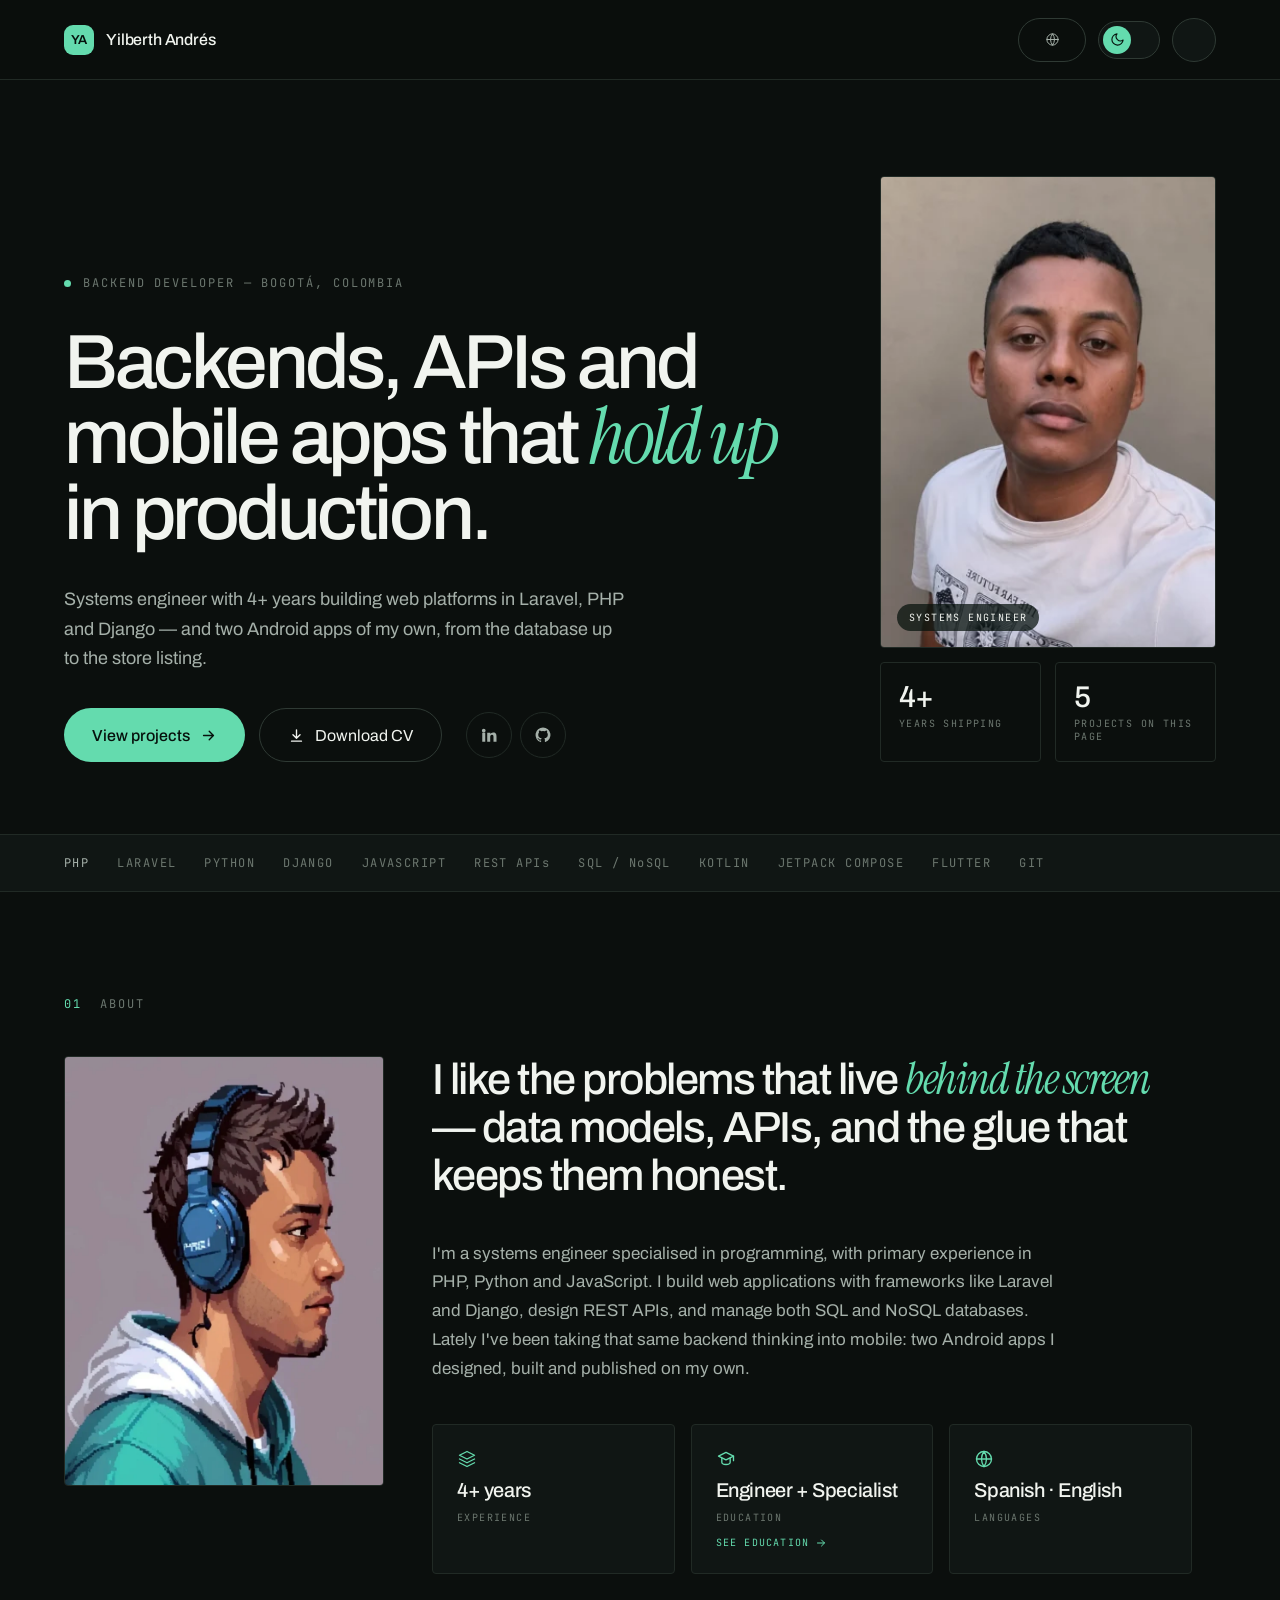
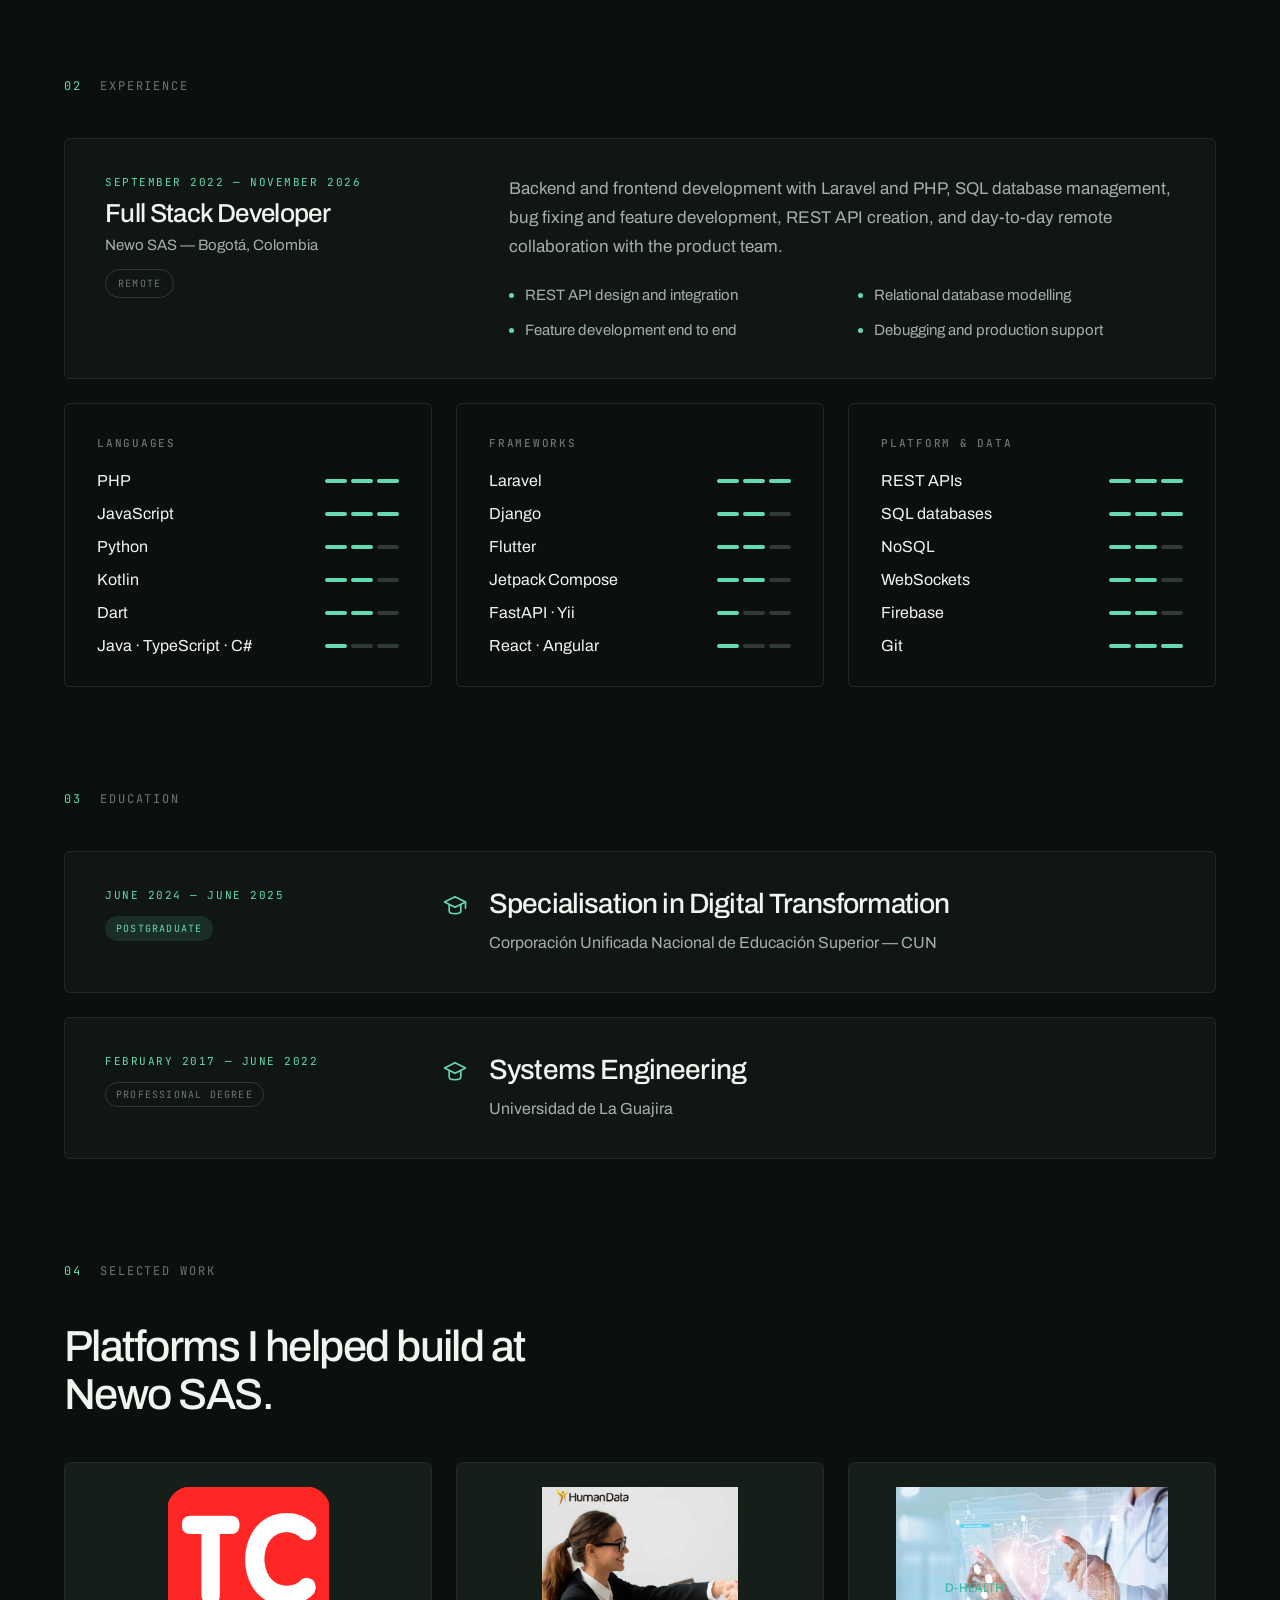
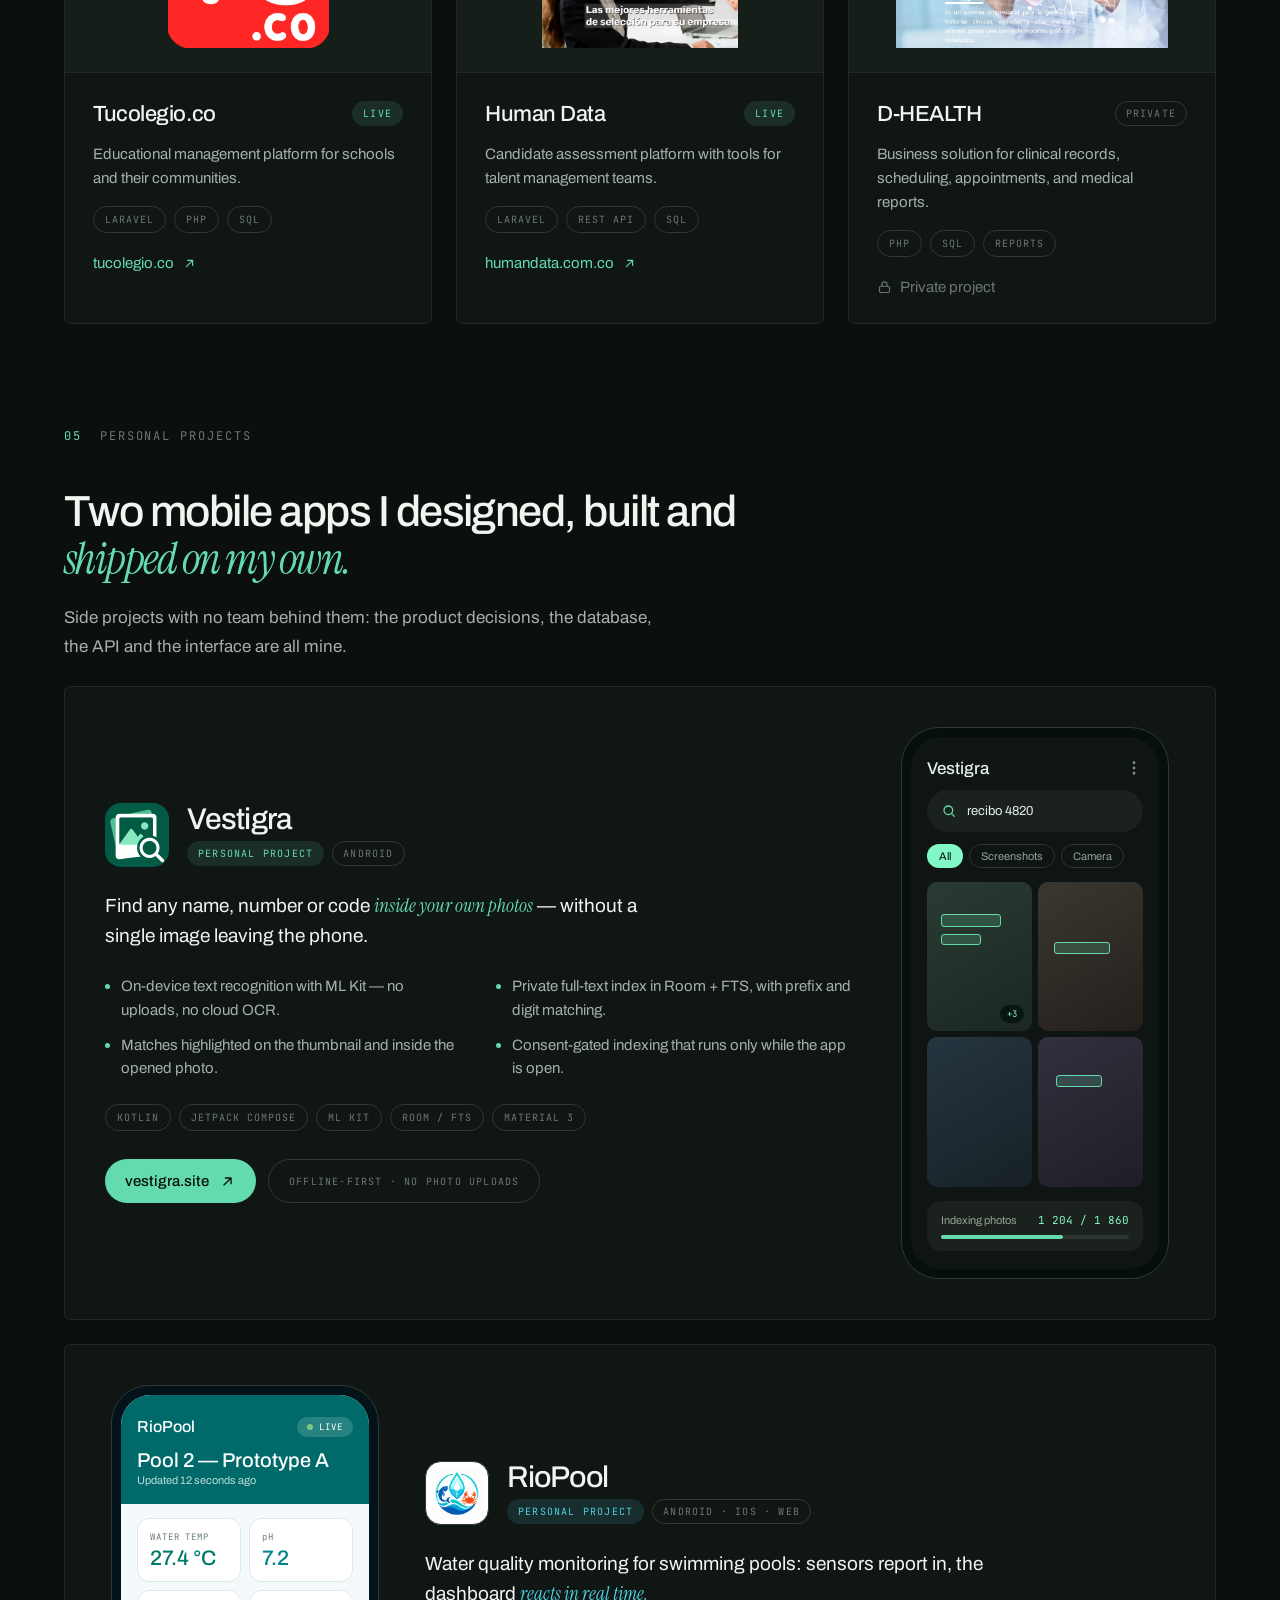
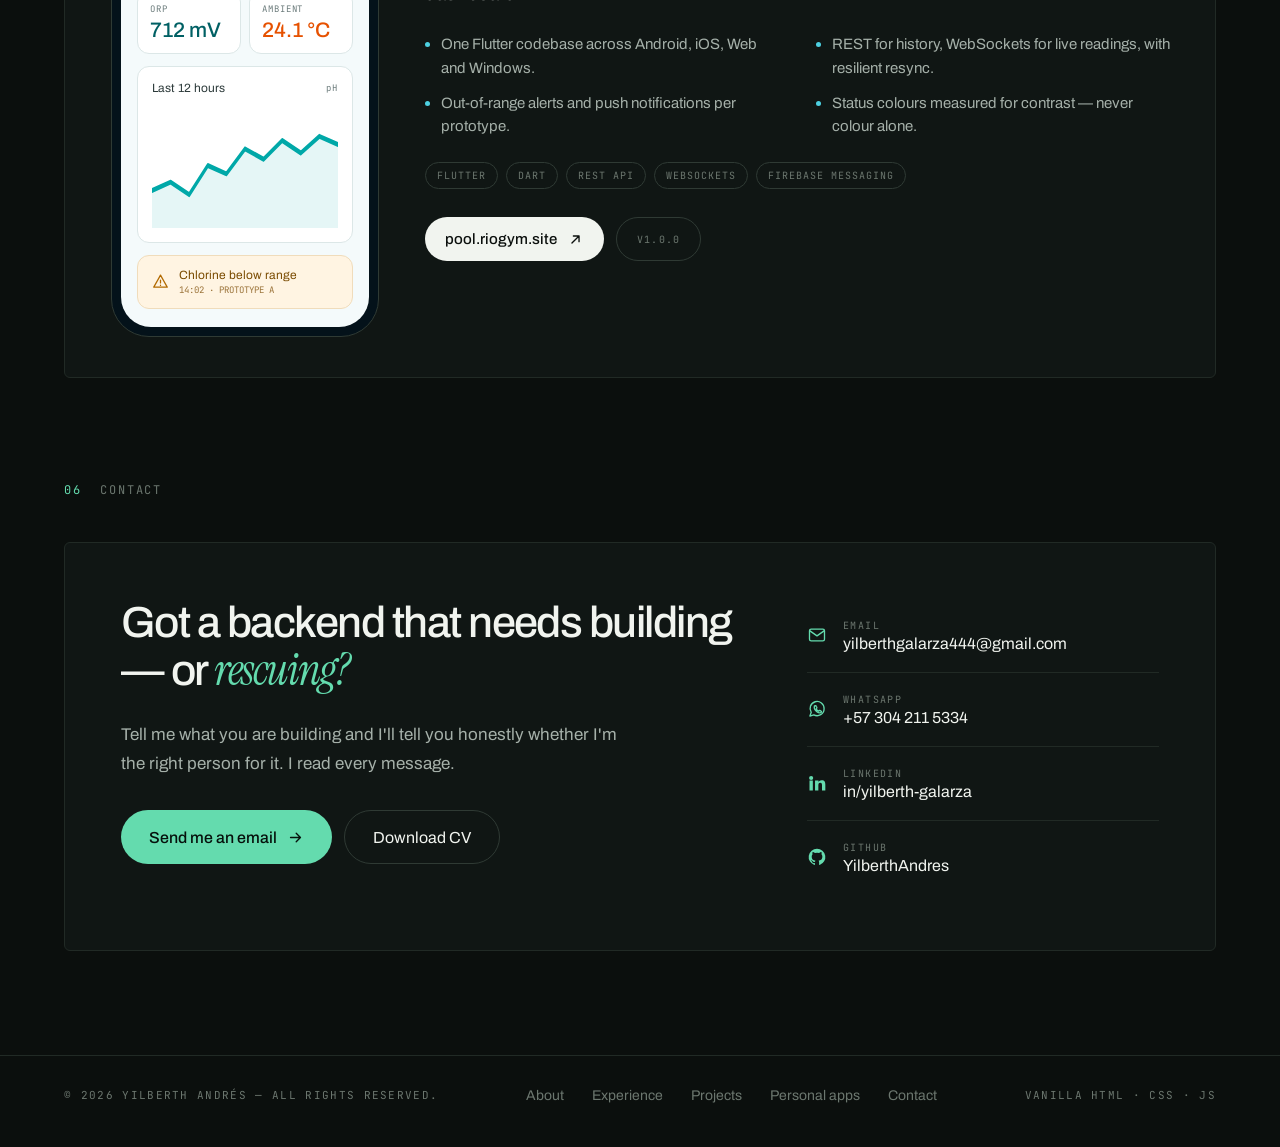
<file: index.html>
<!DOCTYPE html>
<html lang="en">
  <head>
    <meta charset="UTF-8" />
    <meta http-equiv="X-UA-Compatible" content="IE=edge" />
    <meta name="viewport" content="width=device-width, initial-scale=1.0" />
    <meta name="theme-color" content="#0b0f0d" />
    <meta name="author" content="Yilberth Andres" />
    <meta
      name="description"
      content="Backend developer portfolio featuring experience with PHP, Python, JavaScript, Django, Laravel, REST APIs, SQL, and NoSQL, plus two personal Android apps."
      data-i18n-content="meta.description"
    />
    <meta name="robots" content="index, follow" />
    <link rel="canonical" href="https://yilberthandres.github.io/" />
    <meta property="og:type" content="website" />
    <meta property="og:url" content="https://yilberthandres.github.io/" />
    <meta property="og:title" content="Yilberth Andres | Backend Developer" data-i18n-content="meta.title" />
    <meta
      property="og:description"
      content="Backend developer portfolio featuring experience with PHP, Python, JavaScript, Django, Laravel, REST APIs, SQL, and NoSQL, plus two personal Android apps."
      data-i18n-content="meta.description"
    />
    <meta property="og:image" content="https://yilberthandres.github.io/assets/images/profile/profile-social.jpg" />
    <meta name="twitter:card" content="summary_large_image" />
    <meta name="twitter:title" content="Yilberth Andres | Backend Developer" data-i18n-content="meta.title" />
    <meta
      name="twitter:description"
      content="Backend developer portfolio featuring experience with PHP, Python, JavaScript, Django, Laravel, REST APIs, SQL, and NoSQL, plus two personal Android apps."
      data-i18n-content="meta.description"
    />
    <meta name="twitter:image" content="https://yilberthandres.github.io/assets/images/profile/profile-social.jpg" />
    <title>Yilberth Andres | Backend Developer</title>
    <link rel="icon" href="assets/icons/favicon.ico" type="image/x-icon" />
    <script>
      (() => {
        let savedTheme = null;

        try {
          savedTheme = localStorage.getItem("theme");
        } catch {
          // Use the default theme when storage is unavailable.
        }

        const initialTheme = ["light", "dark"].includes(savedTheme)
          ? savedTheme
          : "dark";

        document.documentElement.dataset.theme = initialTheme;
      })();
    </script>
    <link rel="preconnect" href="https://fonts.googleapis.com" />
    <link rel="preconnect" href="https://fonts.gstatic.com" crossorigin />
    <link
      rel="stylesheet"
      href="https://fonts.googleapis.com/css2?family=Archivo:wght@300;400;500;600&family=Instrument+Serif:ital@0;1&family=JetBrains+Mono:wght@400;500&display=swap"
    />
    <link rel="stylesheet" href="styles/main.css" />
    <link rel="stylesheet" href="styles/responsive.css" />
  </head>
  <body>
    <a class="skip-link" href="#profile" data-i18n="accessibility.skipToContent">Skip to content</a>

    <nav id="desktop-nav" class="site-nav">
      <a class="logo" href="#profile">
        <span class="logo__mark" aria-hidden="true">YA</span>
        <span class="logo__name">Yilberth Andrés</span>
      </a>
      <ul class="nav-links">
        <li><a href="#about" data-i18n="nav.about">About</a></li>
        <li><a href="#experience" data-i18n="nav.experience">Experience</a></li>
        <li><a href="#education" data-i18n="nav.education">Education</a></li>
        <li><a href="#projects" data-i18n="nav.projects">Projects</a></li>
        <li><a href="#apps" data-i18n="nav.apps">Personal apps</a></li>
        <li><a href="#contact" data-i18n="nav.contact">Contact</a></li>
      </ul>
      <div class="nav-actions">
        <label class="language-selector">
          <svg class="language-selector__icon" viewBox="0 0 24 24" aria-hidden="true">
            <circle cx="12" cy="12" r="9"></circle>
            <path d="M3 12h18M12 3a15 15 0 0 1 0 18M12 3a15 15 0 0 0 0 18"></path>
          </svg>
          <span class="sr-only" data-i18n="accessibility.language">Choose language</span>
          <span class="language-selector__current" data-language-current>English</span>
          <select data-language-select aria-label="Choose language">
            <option value="en">English</option>
            <option value="es">Español</option>
            <option value="pt">Português</option>
            <option value="fr">Français</option>
            <option value="de">Deutsch</option>
            <option value="ja">日本語</option>
            <option value="zh">中文</option>
          </select>
        </label>
        <button class="theme-toggle" type="button" data-theme-toggle aria-label="Switch to light mode">
          <span class="theme-toggle__thumb" aria-hidden="true">
            <svg class="theme-toggle__icon theme-toggle__icon--sun" viewBox="0 0 24 24">
              <circle cx="12" cy="12" r="4"></circle>
              <path d="M12 2v2M12 20v2M4.93 4.93l1.42 1.42M17.66 17.66l1.41 1.41M2 12h2M20 12h2M4.93 19.07l1.42-1.42M17.66 6.34l1.41-1.41"></path>
            </svg>
            <svg class="theme-toggle__icon theme-toggle__icon--moon" viewBox="0 0 24 24">
              <path d="M21 12.79A9 9 0 1 1 11.21 3 7 7 0 0 0 21 12.79Z"></path>
            </svg>
          </span>
        </button>
        <a class="btn btn--solid btn--sm" href="#contact" data-i18n="nav.cta">Get in touch</a>
      </div>
    </nav>

    <nav id="hamburger-nav" class="site-nav">
      <a class="logo" href="#profile">
        <span class="logo__mark" aria-hidden="true">YA</span>
        <span class="logo__name">Yilberth Andrés</span>
      </a>
      <div class="nav-actions">
        <label class="language-selector language-selector--compact">
          <svg class="language-selector__icon" viewBox="0 0 24 24" aria-hidden="true">
            <circle cx="12" cy="12" r="9"></circle>
            <path d="M3 12h18M12 3a15 15 0 0 1 0 18M12 3a15 15 0 0 0 0 18"></path>
          </svg>
          <span class="sr-only" data-i18n="accessibility.language">Choose language</span>
          <span class="language-selector__current" data-language-current>English</span>
          <select data-language-select aria-label="Choose language">
            <option value="en">English</option>
            <option value="es">Español</option>
            <option value="pt">Português</option>
            <option value="fr">Français</option>
            <option value="de">Deutsch</option>
            <option value="ja">日本語</option>
            <option value="zh">中文</option>
          </select>
        </label>
        <button class="theme-toggle" type="button" data-theme-toggle aria-label="Switch to light mode">
          <span class="theme-toggle__thumb" aria-hidden="true">
            <svg class="theme-toggle__icon theme-toggle__icon--sun" viewBox="0 0 24 24">
              <circle cx="12" cy="12" r="4"></circle>
              <path d="M12 2v2M12 20v2M4.93 4.93l1.42 1.42M17.66 17.66l1.41 1.41M2 12h2M20 12h2M4.93 19.07l1.42-1.42M17.66 6.34l1.41-1.41"></path>
            </svg>
            <svg class="theme-toggle__icon theme-toggle__icon--moon" viewBox="0 0 24 24">
              <path d="M21 12.79A9 9 0 1 1 11.21 3 7 7 0 0 0 21 12.79Z"></path>
            </svg>
          </span>
        </button>
        <div class="hamburger-menu">
          <button
            class="hamburger-icon"
            type="button"
            data-menu-toggle
            aria-controls="mobile-menu"
            aria-expanded="false"
            aria-label="Open navigation menu"
          >
            <span></span>
            <span></span>
            <span></span>
          </button>
          <ul class="menu-links" id="mobile-menu">
            <li><a href="#about" data-i18n="nav.about">About</a></li>
            <li><a href="#experience" data-i18n="nav.experience">Experience</a></li>
            <li><a href="#education" data-i18n="nav.education">Education</a></li>
            <li><a href="#education" data-i18n="nav.education">Education</a></li>
          <li><a href="#projects" data-i18n="nav.projects">Projects</a></li>
            <li><a href="#apps" data-i18n="nav.apps">Personal apps</a></li>
            <li><a href="#contact" data-i18n="nav.contact">Contact</a></li>
          </ul>
        </div>
      </div>
    </nav>

    <main>
      <section id="profile" class="hero">
        <div class="hero__text">
          <p class="eyebrow">
            <span class="eyebrow__dot" aria-hidden="true"></span>
            <span data-i18n="profile.eyebrow">Backend developer — Bogotá, Colombia</span>
          </p>
          <h1 class="hero__title">
            <span data-i18n="profile.headlineStart">Backends, APIs and mobile apps that</span>
            <em class="accent-serif" data-i18n="profile.headlineEm">hold up</em>
            <span data-i18n="profile.headlineEnd">in production.</span>
          </h1>
          <p class="hero__summary" data-i18n="profile.summary">
            Systems engineer with 4+ years building web platforms in Laravel, PHP and Django — and two Android apps of my own, from the database up to the store listing.
          </p>
          <div class="hero__actions">
            <a class="btn btn--solid" href="#projects">
              <span data-i18n="profile.viewProjects">View projects</span>
              <svg class="btn__icon" viewBox="0 0 24 24" aria-hidden="true"><path d="M5 12h14M13 6l6 6-6 6"></path></svg>
            </a>
            <a
              class="btn btn--ghost"
              href="assets/documents/yilberth-andres-cv.pdf"
              target="_blank"
              rel="noopener noreferrer"
            >
              <svg class="btn__icon" viewBox="0 0 24 24" aria-hidden="true"><path d="M12 4v11M7 11l5 5 5-5M5 20h14"></path></svg>
              <span data-i18n="profile.downloadCv">Download CV</span>
            </a>
            <div class="social-links">
              <a
                class="icon-button"
                href="https://www.linkedin.com/in/yilberth-galarza-25a863248/"
                target="_blank"
                rel="noopener noreferrer"
                data-i18n-aria-label="accessibility.linkedin"
                aria-label="My LinkedIn profile"
              >
                <svg viewBox="0 0 24 24" class="icon-button__glyph icon-button__glyph--fill" aria-hidden="true"><path d="M4.98 3.5a2.5 2.5 0 1 1 0 5 2.5 2.5 0 0 1 0-5ZM3 9h4v12H3V9Zm7 0h3.8v1.7h.05c.53-.95 1.83-1.95 3.76-1.95C21.4 8.75 22 11.1 22 14.1V21h-4v-6.1c0-1.45-.03-3.3-2.03-3.3-2.03 0-2.34 1.57-2.34 3.2V21h-4V9Z"></path></svg>
              </a>
              <a
                class="icon-button"
                href="https://github.com/YilberthAndres"
                target="_blank"
                rel="noopener noreferrer"
                data-i18n-aria-label="accessibility.github"
                aria-label="My GitHub profile"
              >
                <svg viewBox="0 0 24 24" class="icon-button__glyph icon-button__glyph--fill" aria-hidden="true"><path d="M12 2a10 10 0 0 0-3.16 19.49c.5.09.68-.22.68-.48l-.01-1.7c-2.78.6-3.37-1.34-3.37-1.34-.45-1.16-1.11-1.47-1.11-1.47-.91-.62.07-.61.07-.61 1 .07 1.53 1.03 1.53 1.03.9 1.53 2.36 1.09 2.94.83.09-.65.35-1.09.63-1.34-2.22-.25-4.55-1.11-4.55-4.94 0-1.09.39-1.98 1.03-2.68-.1-.25-.45-1.27.1-2.65 0 0 .84-.27 2.75 1.02a9.5 9.5 0 0 1 5 0c1.91-1.29 2.75-1.02 2.75-1.02.55 1.38.2 2.4.1 2.65.64.7 1.03 1.59 1.03 2.68 0 3.84-2.34 4.68-4.57 4.93.36.31.68.92.68 1.85l-.01 2.75c0 .26.18.58.69.48A10 10 0 0 0 12 2Z"></path></svg>
              </a>
            </div>
          </div>
        </div>

        <div class="hero__aside">
          <button
            class="hero__photo"
            type="button"
            data-profile-zoom
            aria-haspopup="dialog"
            aria-controls="profile-lightbox"
            data-i18n-aria-label="accessibility.zoomProfile"
            aria-label="Enlarge profile photo"
          >
            <img
              src="assets/images/profile/profile-photo.webp"
              width="445"
              height="451"
              fetchpriority="high"
              alt="Yilberth Andres profile picture"
              data-i18n-alt="accessibility.profilePhoto"
            />
            <span class="hero__photo-caption mono" data-i18n="profile.photoCaption">Systems engineer</span>
          </button>
          <div class="hero__stats">
            <div class="stat">
              <span class="stat__value">4+</span>
              <span class="stat__label mono" data-i18n="profile.yearsLabel">Years shipping</span>
            </div>
            <div class="stat">
              <span class="stat__value">5</span>
              <span class="stat__label mono" data-i18n="profile.projectsLabel">Projects on this page</span>
            </div>
          </div>
        </div>
      </section>

      <div class="stack-strip mono" aria-hidden="true">
        <span class="stack-strip__item stack-strip__item--lead">PHP</span>
        <span class="stack-strip__item">LARAVEL</span>
        <span class="stack-strip__item">PYTHON</span>
        <span class="stack-strip__item">DJANGO</span>
        <span class="stack-strip__item">JAVASCRIPT</span>
        <span class="stack-strip__item">REST APIs</span>
        <span class="stack-strip__item">SQL / NoSQL</span>
        <span class="stack-strip__item">KOTLIN</span>
        <span class="stack-strip__item">JETPACK COMPOSE</span>
        <span class="stack-strip__item">FLUTTER</span>
        <span class="stack-strip__item">GIT</span>
      </div>

      <section id="about" class="section">
        <header class="section__head">
          <span class="section__index mono">01</span>
          <span class="section__label mono" data-i18n="about.eyebrow">About</span>
        </header>
        <div class="about">
          <img
            class="about__photo"
            src="./assets/images/profile/profile-about.webp"
            width="1000"
            height="1000"
            loading="lazy"
            alt="Profile picture"
            data-i18n-alt="accessibility.aboutPhoto"
          />
          <div class="about__body">
            <h2 class="statement">
              <span data-i18n="about.statementStart">I like the problems that live</span>
              <em class="accent-serif" data-i18n="about.statementEm">behind the screen</em>
              <span data-i18n="about.statementEnd">— data models, APIs, and the glue that keeps them honest.</span>
            </h2>
            <p class="about__text" data-i18n="about.description">
              I'm a systems engineer specialised in programming, with primary experience in PHP, Python and JavaScript. I build web applications with frameworks like Laravel and Django, design REST APIs, and manage both SQL and NoSQL databases. Lately I've been taking that same backend thinking into mobile: two Android apps I designed, built and published on my own.
            </p>
            <div class="fact-grid">
              <div class="fact">
                <svg class="fact__icon" viewBox="0 0 24 24" aria-hidden="true"><path d="M12 3 3 7.5 12 12l9-4.5L12 3Z"></path><path d="m3 12 9 4.5L21 12M3 16.5 12 21l9-4.5"></path></svg>
                <span class="fact__value" data-i18n="about.years">4+ years</span>
                <span class="fact__label mono" data-i18n="about.experience">Experience</span>
              </div>
              <a class="fact fact--link" href="#education">
                <svg class="fact__icon" viewBox="0 0 24 24" aria-hidden="true"><path d="M3 8.5 12 4l9 4.5-9 4.5-9-4.5Z"></path><path d="M7 11v5c0 1.5 2.2 2.6 5 2.6s5-1.1 5-2.6v-5"></path><path d="M21 8.5V14"></path></svg>
                <span class="fact__value" data-i18n="about.degree">Engineer + Specialist</span>
                <span class="fact__label mono" data-i18n="about.education">Education</span>
                <span class="fact__more mono">
                  <span data-i18n="about.seeEducation">See education</span>
                  <svg viewBox="0 0 24 24" aria-hidden="true"><path d="M5 12h14M13 6l6 6-6 6"></path></svg>
                </span>
              </a>
              <div class="fact">
                <svg class="fact__icon" viewBox="0 0 24 24" aria-hidden="true"><circle cx="12" cy="12" r="9"></circle><path d="M3 12h18M12 3a15 15 0 0 1 0 18M12 3a15 15 0 0 0 0 18"></path></svg>
                <span class="fact__value" data-i18n="about.languagesValue">Spanish · English</span>
                <span class="fact__label mono" data-i18n="about.languagesLabel">Languages</span>
              </div>
            </div>
          </div>
        </div>
      </section>

      <section id="experience" class="section">
        <header class="section__head">
          <span class="section__index mono">02</span>
          <span class="section__label mono" data-i18n="experience.eyebrow">Experience</span>
        </header>

        <article class="career">
          <div class="career__side">
            <span class="career__period mono" data-experience-period>September 2022 — June 2026</span>
            <h3 class="career__role" data-i18n="experience.role">Full Stack Developer</h3>
            <p class="career__company" data-i18n="experience.company">Newo SAS — Bogotá, Colombia</p>
            <span class="tag mono" data-i18n="experience.remote">Remote</span>
          </div>
          <div class="career__body">
            <p class="career__summary" data-i18n="experience.summary">
              Backend and frontend development with Laravel and PHP, SQL database management, bug fixing and feature development, REST API creation, and day-to-day remote collaboration with the product team.
            </p>
            <ul class="bullets">
              <li data-i18n="experience.bullet1">REST API design and integration</li>
              <li data-i18n="experience.bullet2">Relational database modelling</li>
              <li data-i18n="experience.bullet3">Feature development end to end</li>
              <li data-i18n="experience.bullet4">Debugging and production support</li>
            </ul>
          </div>
        </article>

        <div class="skill-grid">
          <div class="skill-card">
            <h4 class="skill-card__title mono" data-i18n="experience.languages">Languages</h4>
            <ul class="skill-list">
              <li class="skill">
                <span class="skill__name">PHP</span>
                <span class="skill__level skill__level--3" role="img" data-i18n-aria-label="experience.experienced" aria-label="Experienced"><i></i><i></i><i></i></span>
              </li>
              <li class="skill">
                <span class="skill__name">JavaScript</span>
                <span class="skill__level skill__level--3" role="img" data-i18n-aria-label="experience.experienced" aria-label="Experienced"><i></i><i></i><i></i></span>
              </li>
              <li class="skill">
                <span class="skill__name">Python</span>
                <span class="skill__level skill__level--2" role="img" data-i18n-aria-label="experience.intermediate" aria-label="Intermediate"><i></i><i></i><i></i></span>
              </li>
              <li class="skill">
                <span class="skill__name">Kotlin</span>
                <span class="skill__level skill__level--2" role="img" data-i18n-aria-label="experience.intermediate" aria-label="Intermediate"><i></i><i></i><i></i></span>
              </li>
              <li class="skill">
                <span class="skill__name">Dart</span>
                <span class="skill__level skill__level--2" role="img" data-i18n-aria-label="experience.intermediate" aria-label="Intermediate"><i></i><i></i><i></i></span>
              </li>
              <li class="skill">
                <span class="skill__name">Java · TypeScript · C#</span>
                <span class="skill__level skill__level--1" role="img" data-i18n-aria-label="experience.basic" aria-label="Basic"><i></i><i></i><i></i></span>
              </li>
            </ul>
          </div>

          <div class="skill-card">
            <h4 class="skill-card__title mono" data-i18n="experience.frameworks">Frameworks</h4>
            <ul class="skill-list">
              <li class="skill">
                <span class="skill__name">Laravel</span>
                <span class="skill__level skill__level--3" role="img" data-i18n-aria-label="experience.experienced" aria-label="Experienced"><i></i><i></i><i></i></span>
              </li>
              <li class="skill">
                <span class="skill__name">Django</span>
                <span class="skill__level skill__level--2" role="img" data-i18n-aria-label="experience.intermediate" aria-label="Intermediate"><i></i><i></i><i></i></span>
              </li>
              <li class="skill">
                <span class="skill__name">Flutter</span>
                <span class="skill__level skill__level--2" role="img" data-i18n-aria-label="experience.intermediate" aria-label="Intermediate"><i></i><i></i><i></i></span>
              </li>
              <li class="skill">
                <span class="skill__name">Jetpack Compose</span>
                <span class="skill__level skill__level--2" role="img" data-i18n-aria-label="experience.intermediate" aria-label="Intermediate"><i></i><i></i><i></i></span>
              </li>
              <li class="skill">
                <span class="skill__name">FastAPI · Yii</span>
                <span class="skill__level skill__level--1" role="img" data-i18n-aria-label="experience.basic" aria-label="Basic"><i></i><i></i><i></i></span>
              </li>
              <li class="skill">
                <span class="skill__name">React · Angular</span>
                <span class="skill__level skill__level--1" role="img" data-i18n-aria-label="experience.basic" aria-label="Basic"><i></i><i></i><i></i></span>
              </li>
            </ul>
          </div>

          <div class="skill-card">
            <h4 class="skill-card__title mono" data-i18n="experience.platform">Platform &amp; data</h4>
            <ul class="skill-list">
              <li class="skill">
                <span class="skill__name">REST APIs</span>
                <span class="skill__level skill__level--3" role="img" data-i18n-aria-label="experience.experienced" aria-label="Experienced"><i></i><i></i><i></i></span>
              </li>
              <li class="skill">
                <span class="skill__name" data-i18n="experience.sql">SQL databases</span>
                <span class="skill__level skill__level--3" role="img" data-i18n-aria-label="experience.experienced" aria-label="Experienced"><i></i><i></i><i></i></span>
              </li>
              <li class="skill">
                <span class="skill__name">NoSQL</span>
                <span class="skill__level skill__level--2" role="img" data-i18n-aria-label="experience.intermediate" aria-label="Intermediate"><i></i><i></i><i></i></span>
              </li>
              <li class="skill">
                <span class="skill__name">WebSockets</span>
                <span class="skill__level skill__level--2" role="img" data-i18n-aria-label="experience.intermediate" aria-label="Intermediate"><i></i><i></i><i></i></span>
              </li>
              <li class="skill">
                <span class="skill__name">Firebase</span>
                <span class="skill__level skill__level--2" role="img" data-i18n-aria-label="experience.intermediate" aria-label="Intermediate"><i></i><i></i><i></i></span>
              </li>
              <li class="skill">
                <span class="skill__name">Git</span>
                <span class="skill__level skill__level--3" role="img" data-i18n-aria-label="experience.experienced" aria-label="Experienced"><i></i><i></i><i></i></span>
              </li>
            </ul>
          </div>
        </div>
      </section>

      <section id="education" class="section">
        <header class="section__head">
          <span class="section__index mono">03</span>
          <span class="section__label mono" data-i18n="education.eyebrow">Education</span>
        </header>

        <ol class="timeline">
          <li class="timeline__item">
            <div class="timeline__side">
              <span class="timeline__period mono" data-i18n="education.period1">June 2024 — June 2025</span>
              <span class="badge badge--live mono" data-i18n="education.postgraduate">Postgraduate</span>
            </div>
            <div class="timeline__body">
              <svg class="timeline__icon" viewBox="0 0 24 24" aria-hidden="true">
                <path d="M3 8.5 12 4l9 4.5-9 4.5-9-4.5Z"></path>
                <path d="M7 11v5c0 1.5 2.2 2.6 5 2.6s5-1.1 5-2.6v-5"></path>
                <path d="M21 8.5V14"></path>
              </svg>
              <div class="timeline__text">
                <h3 class="timeline__title" data-i18n="education.specialisation">
                  Specialisation in Digital Transformation
                </h3>
                <p class="timeline__place">Corporación Unificada Nacional de Educación Superior — CUN</p>
              </div>
            </div>
          </li>

          <li class="timeline__item">
            <div class="timeline__side">
              <span class="timeline__period mono" data-i18n="education.period2">February 2017 — June 2022</span>
              <span class="badge mono" data-i18n="education.degreeBadge">Professional degree</span>
            </div>
            <div class="timeline__body">
              <svg class="timeline__icon" viewBox="0 0 24 24" aria-hidden="true">
                <path d="M3 8.5 12 4l9 4.5-9 4.5-9-4.5Z"></path>
                <path d="M7 11v5c0 1.5 2.2 2.6 5 2.6s5-1.1 5-2.6v-5"></path>
              </svg>
              <div class="timeline__text">
                <h3 class="timeline__title" data-i18n="education.engineering">Systems Engineering</h3>
                <p class="timeline__place">Universidad de La Guajira</p>
              </div>
            </div>
          </li>
        </ol>
      </section>

      <section id="projects" class="section">
        <header class="section__head">
          <span class="section__index mono">04</span>
          <span class="section__label mono" data-i18n="projects.eyebrow">Selected work</span>
        </header>
        <h2 class="statement statement--compact" data-i18n="projects.title">
          Platforms I helped build at Newo SAS.
        </h2>

        <div class="project-grid">
          <article class="project">
            <div class="project__media">
              <img
                src="./assets/images/projects/tucolegio.webp"
                width="512"
                height="512"
                loading="lazy"
                alt="Tucolegio.co"
              />
            </div>
            <div class="project__body">
              <div class="project__head">
                <h3 class="project__title">Tucolegio.co</h3>
                <span class="badge badge--live mono" data-i18n="projects.live">Live</span>
              </div>
              <p class="project__text" data-i18n="projects.tucolegioDescription">
                Educational management platform for schools and their communities.
              </p>
              <ul class="chips mono">
                <li>LARAVEL</li>
                <li>PHP</li>
                <li>SQL</li>
              </ul>
              <a class="link-out" href="https://www.tucolegio.co/" target="_blank" rel="noopener noreferrer">
                tucolegio.co
                <svg viewBox="0 0 24 24" aria-hidden="true"><path d="M7 17 17 7M9 7h8v8"></path></svg>
              </a>
            </div>
          </article>

          <article class="project">
            <div class="project__media">
              <img
                src="./assets/images/projects/human-data.webp"
                width="1075"
                height="882"
                loading="lazy"
                alt="Human Data"
              />
            </div>
            <div class="project__body">
              <div class="project__head">
                <h3 class="project__title">Human Data</h3>
                <span class="badge badge--live mono" data-i18n="projects.live">Live</span>
              </div>
              <p class="project__text" data-i18n="projects.humanDataDescription">
                Candidate assessment platform with tools for talent management teams.
              </p>
              <ul class="chips mono">
                <li>LARAVEL</li>
                <li>REST API</li>
                <li>SQL</li>
              </ul>
              <a class="link-out" href="https://humandata.com.co/" target="_blank" rel="noopener noreferrer">
                humandata.com.co
                <svg viewBox="0 0 24 24" aria-hidden="true"><path d="M7 17 17 7M9 7h8v8"></path></svg>
              </a>
            </div>
          </article>

          <article class="project">
            <div class="project__media">
              <img
                src="./assets/images/projects/d-health.webp"
                width="877"
                height="520"
                loading="lazy"
                alt="D-HEALTH"
              />
            </div>
            <div class="project__body">
              <div class="project__head">
                <h3 class="project__title">D-HEALTH</h3>
                <span class="badge mono" data-i18n="projects.privateBadge">Private</span>
              </div>
              <p class="project__text" data-i18n="projects.dHealthDescription">
                Business solution for clinical records, scheduling, appointments, and medical reports.
              </p>
              <ul class="chips mono">
                <li>PHP</li>
                <li>SQL</li>
                <li>REPORTS</li>
              </ul>
              <span class="link-out link-out--muted">
                <svg viewBox="0 0 24 24" aria-hidden="true"><rect x="4" y="10" width="16" height="10" rx="2"></rect><path d="M8 10V7a4 4 0 0 1 8 0v3"></path></svg>
                <span data-i18n="projects.private">Private project</span>
              </span>
            </div>
          </article>
        </div>
      </section>

      <section id="apps" class="section">
        <header class="section__head">
          <span class="section__index mono">05</span>
          <span class="section__label mono" data-i18n="apps.eyebrow">Personal projects</span>
        </header>
        <h2 class="statement statement--compact">
          <span data-i18n="apps.titleStart">Two mobile apps I designed, built and</span>
          <em class="accent-serif" data-i18n="apps.titleEm">shipped on my own.</em>
        </h2>
        <p class="section__intro" data-i18n="apps.intro">
          Side projects with no team behind them: the product decisions, the database, the API and the interface are all mine.
        </p>

        <article class="app-card">
          <div class="app-card__body">
            <header class="app-card__head">
              <img
                class="app-card__icon"
                src="./assets/images/apps/vestigra-icon.png"
                width="512"
                height="512"
                loading="lazy"
                alt="Vestigra app icon"
                data-i18n-alt="accessibility.vestigraIcon"
              />
              <div class="app-card__id">
                <h3 class="app-card__name">Vestigra</h3>
                <div class="app-card__tags">
                  <span class="badge badge--live mono" data-i18n="apps.personalBadge">Personal project</span>
                  <span class="badge mono">ANDROID</span>
                </div>
              </div>
            </header>
            <p class="app-card__tagline">
              <span data-i18n="apps.vestigraTaglineStart">Find any name, number or code</span>
              <em class="accent-serif" data-i18n="apps.vestigraTaglineEm">inside your own photos</em>
              <span data-i18n="apps.vestigraTaglineEnd">— without a single image leaving the phone.</span>
            </p>
            <ul class="bullets bullets--two">
              <li data-i18n="apps.vestigraBullet1">On-device text recognition with ML Kit — no uploads, no cloud OCR.</li>
              <li data-i18n="apps.vestigraBullet2">Private full-text index in Room + FTS, with prefix and digit matching.</li>
              <li data-i18n="apps.vestigraBullet3">Matches highlighted on the thumbnail and inside the opened photo.</li>
              <li data-i18n="apps.vestigraBullet4">Consent-gated indexing that runs only while the app is open.</li>
            </ul>
            <ul class="chips mono">
              <li>KOTLIN</li>
              <li>JETPACK COMPOSE</li>
              <li>ML KIT</li>
              <li>ROOM / FTS</li>
              <li>MATERIAL 3</li>
            </ul>
            <div class="app-card__actions">
              <a class="btn btn--solid btn--sm" href="https://www.vestigra.site" target="_blank" rel="noopener noreferrer">
                vestigra.site
                <svg class="btn__icon" viewBox="0 0 24 24" aria-hidden="true"><path d="M7 17 17 7M9 7h8v8"></path></svg>
              </a>
              <span class="tag mono" data-i18n="apps.vestigraNote">Offline-first · no photo uploads</span>
            </div>
          </div>

          <div class="app-card__preview">
            <div class="phone phone--vestigra" aria-hidden="true">
              <div class="phone__screen">
                <div class="vst__top">
                  <div class="vst__bar">
                    <span class="vst__app">Vestigra</span>
                    <svg viewBox="0 0 24 24" class="vst__dots"><circle cx="12" cy="5" r="1"></circle><circle cx="12" cy="12" r="1"></circle><circle cx="12" cy="19" r="1"></circle></svg>
                  </div>
                  <div class="vst__search">
                    <svg viewBox="0 0 24 24"><circle cx="11" cy="11" r="6.5"></circle><path d="m16 16 4 4"></path></svg>
                    <span>recibo 4820</span>
                  </div>
                  <div class="vst__filters">
                    <span class="vst__filter vst__filter--on">All</span>
                    <span class="vst__filter">Screenshots</span>
                    <span class="vst__filter">Camera</span>
                  </div>
                </div>
                <div class="vst__grid">
                  <span class="vst__thumb vst__thumb--a">
                    <i class="vst__hit" style="left: 14px; top: 32px; width: 60px; height: 13px"></i>
                    <i class="vst__hit" style="left: 14px; top: 52px; width: 40px; height: 11px"></i>
                    <i class="vst__more">+3</i>
                  </span>
                  <span class="vst__thumb vst__thumb--b">
                    <i class="vst__hit" style="left: 16px; top: 60px; width: 56px; height: 12px"></i>
                  </span>
                  <span class="vst__thumb vst__thumb--c"></span>
                  <span class="vst__thumb vst__thumb--d">
                    <i class="vst__hit" style="left: 18px; top: 38px; width: 46px; height: 12px"></i>
                  </span>
                </div>
                <div class="vst__progress">
                  <div class="vst__progress-row">
                    <span>Indexing photos</span>
                    <span class="vst__count">1 204 / 1 860</span>
                  </div>
                  <span class="vst__track"><i style="width: 65%"></i></span>
                </div>
              </div>
            </div>
          </div>
        </article>

        <article class="app-card app-card--reverse">
          <div class="app-card__body">
            <header class="app-card__head">
              <span class="app-card__icon app-card__icon--framed">
                <img
                  src="./assets/images/apps/riopool-icon.png"
                  width="320"
                  height="320"
                  loading="lazy"
                  alt="RioPool app icon"
                  data-i18n-alt="accessibility.riopoolIcon"
                />
              </span>
              <div class="app-card__id">
                <h3 class="app-card__name">RioPool</h3>
                <div class="app-card__tags">
                  <span class="badge badge--cyan mono" data-i18n="apps.personalBadge">Personal project</span>
                  <span class="badge mono">ANDROID · iOS · WEB</span>
                </div>
              </div>
            </header>
            <p class="app-card__tagline">
              <span data-i18n="apps.riopoolTaglineStart">Water quality monitoring for swimming pools: sensors report in, the dashboard</span>
              <em class="accent-serif accent-serif--cyan" data-i18n="apps.riopoolTaglineEm">reacts in real time.</em>
            </p>
            <ul class="bullets bullets--two bullets--cyan">
              <li data-i18n="apps.riopoolBullet1">One Flutter codebase across Android, iOS, Web and Windows.</li>
              <li data-i18n="apps.riopoolBullet2">REST for history, WebSockets for live readings, with resilient resync.</li>
              <li data-i18n="apps.riopoolBullet3">Out-of-range alerts and push notifications per prototype.</li>
              <li data-i18n="apps.riopoolBullet4">Status colours measured for contrast — never colour alone.</li>
            </ul>
            <ul class="chips mono">
              <li>FLUTTER</li>
              <li>DART</li>
              <li>REST API</li>
              <li>WEBSOCKETS</li>
              <li>FIREBASE MESSAGING</li>
            </ul>
            <div class="app-card__actions">
              <a class="btn btn--invert btn--sm" href="https://pool.riogym.site" target="_blank" rel="noopener noreferrer">
                pool.riogym.site
                <svg class="btn__icon" viewBox="0 0 24 24" aria-hidden="true"><path d="M7 17 17 7M9 7h8v8"></path></svg>
              </a>
              <span class="tag mono">v1.0.0</span>
            </div>
          </div>

          <div class="app-card__preview">
            <div class="phone phone--riopool" aria-hidden="true">
              <div class="phone__screen">
                <div class="rio__header">
                  <div class="rio__bar">
                    <span class="rio__app">RioPool</span>
                    <span class="rio__live"><i></i>LIVE</span>
                  </div>
                  <span class="rio__pool">Pool 2 — Prototype A</span>
                  <span class="rio__updated">Updated 12 seconds ago</span>
                </div>
                <div class="rio__metrics">
                  <div class="rio__metric">
                    <span class="rio__metric-label">WATER TEMP</span>
                    <span class="rio__metric-value rio__metric-value--water">27.4 °C</span>
                  </div>
                  <div class="rio__metric">
                    <span class="rio__metric-label">pH</span>
                    <span class="rio__metric-value rio__metric-value--ph">7.2</span>
                  </div>
                  <div class="rio__metric">
                    <span class="rio__metric-label">ORP</span>
                    <span class="rio__metric-value rio__metric-value--orp">712 mV</span>
                  </div>
                  <div class="rio__metric">
                    <span class="rio__metric-label">AMBIENT</span>
                    <span class="rio__metric-value rio__metric-value--amb">24.1 °C</span>
                  </div>
                </div>
                <div class="rio__chart">
                  <div class="rio__chart-head">
                    <span>Last 12 hours</span>
                    <span class="rio__chart-tag">pH</span>
                  </div>
                  <svg viewBox="0 0 200 60" preserveAspectRatio="none">
                    <path
                      d="M0 42 L20 38 L40 44 L60 30 L80 34 L100 22 L120 27 L140 18 L160 24 L180 16 L200 20 L200 60 L0 60 Z"
                      fill="rgba(0,168,168,0.10)"
                    ></path>
                    <path
                      d="M0 42 L20 38 L40 44 L60 30 L80 34 L100 22 L120 27 L140 18 L160 24 L180 16 L200 20"
                      fill="none"
                      stroke="#00a8a8"
                      stroke-width="2.4"
                      stroke-linecap="round"
                      stroke-linejoin="round"
                    ></path>
                  </svg>
                </div>
                <div class="rio__alert">
                  <svg viewBox="0 0 24 24"><path d="M12 3 2.5 20h19L12 3Z"></path><path d="M12 10v4M12 17v.5"></path></svg>
                  <span class="rio__alert-text">
                    <span>Chlorine below range</span>
                    <span class="rio__alert-meta">14:02 · PROTOTYPE A</span>
                  </span>
                </div>
              </div>
            </div>
          </div>
        </article>
      </section>

      <section id="contact" class="section">
        <header class="section__head">
          <span class="section__index mono">06</span>
          <span class="section__label mono" data-i18n="contact.eyebrow">Contact</span>
        </header>
        <div class="contact">
          <div class="contact__pitch">
            <h2 class="statement statement--compact">
              <span data-i18n="contact.headlineStart">Got a backend that needs building — or</span>
              <em class="accent-serif" data-i18n="contact.headlineEm">rescuing?</em>
            </h2>
            <p class="contact__text" data-i18n="contact.summary">
              Tell me what you are building and I'll tell you honestly whether I'm the right person for it. I read every message.
            </p>
            <div class="contact__actions">
              <a class="btn btn--solid" href="mailto:yilberthgalarza444@gmail.com">
                <span data-i18n="contact.emailCta">Send me an email</span>
                <svg class="btn__icon" viewBox="0 0 24 24" aria-hidden="true"><path d="M5 12h14M13 6l6 6-6 6"></path></svg>
              </a>
              <a
                class="btn btn--ghost"
                href="assets/documents/yilberth-andres-cv.pdf"
                target="_blank"
                rel="noopener noreferrer"
                data-i18n="profile.downloadCv"
              >
                Download CV
              </a>
            </div>
          </div>

          <ul class="contact__list">
            <li>
              <a href="mailto:yilberthgalarza444@gmail.com">
                <svg class="contact__icon" viewBox="0 0 24 24" aria-hidden="true"><rect x="3" y="5" width="18" height="14" rx="2"></rect><path d="m3.5 7 8.5 6 8.5-6"></path></svg>
                <span class="contact__pair">
                  <span class="contact__label mono" data-i18n="contact.emailLabel">Email</span>
                  <span class="contact__value">yilberthgalarza444@gmail.com</span>
                </span>
              </a>
            </li>
            <li>
              <a href="https://wa.me/573042115334" target="_blank" rel="noopener noreferrer">
                <svg class="contact__icon" viewBox="0 0 24 24" aria-hidden="true"><path d="M20.5 11.6a8.4 8.4 0 0 1-12.4 7.4L3.5 20.5l1.6-4.5A8.4 8.4 0 1 1 20.5 11.6Z"></path><path d="M8.8 8.6c.3-.6.6-.6.9-.6h.7c.2 0 .5 0 .7.6l.7 1.7c.1.3 0 .5-.1.7l-.4.5c-.1.2-.3.3-.1.6.4.7 1.4 1.8 2.4 2.3.3.2.5.1.6 0l.5-.6c.2-.2.4-.2.6-.1l1.6.8c.3.1.5.3.5.5 0 .6-.4 1.6-1.6 1.7-1 .1-2.5-.3-4.3-1.8-1.7-1.5-2.7-3.3-2.8-4.3-.1-.9.2-1.6.6-2Z"></path></svg>
                <span class="contact__pair">
                  <span class="contact__label mono" data-i18n="contact.whatsappLabel">WhatsApp</span>
                  <span class="contact__value">+57 304 211 5334</span>
                </span>
              </a>
            </li>
            <li>
              <a
                href="https://www.linkedin.com/in/yilberth-galarza-25a863248/"
                target="_blank"
                rel="noopener noreferrer"
              >
                <svg class="contact__icon contact__icon--fill" viewBox="0 0 24 24" aria-hidden="true"><path d="M4.98 3.5a2.5 2.5 0 1 1 0 5 2.5 2.5 0 0 1 0-5ZM3 9h4v12H3V9Zm7 0h3.8v1.7h.05c.53-.95 1.83-1.95 3.76-1.95C21.4 8.75 22 11.1 22 14.1V21h-4v-6.1c0-1.45-.03-3.3-2.03-3.3-2.03 0-2.34 1.57-2.34 3.2V21h-4V9Z"></path></svg>
                <span class="contact__pair">
                  <span class="contact__label mono">LINKEDIN</span>
                  <span class="contact__value">in/yilberth-galarza</span>
                </span>
              </a>
            </li>
            <li>
              <a href="https://github.com/YilberthAndres" target="_blank" rel="noopener noreferrer">
                <svg class="contact__icon contact__icon--fill" viewBox="0 0 24 24" aria-hidden="true"><path d="M12 2a10 10 0 0 0-3.16 19.49c.5.09.68-.22.68-.48l-.01-1.7c-2.78.6-3.37-1.34-3.37-1.34-.45-1.16-1.11-1.47-1.11-1.47-.91-.62.07-.61.07-.61 1 .07 1.53 1.03 1.53 1.03.9 1.53 2.36 1.09 2.94.83.09-.65.35-1.09.63-1.34-2.22-.25-4.55-1.11-4.55-4.94 0-1.09.39-1.98 1.03-2.68-.1-.25-.45-1.27.1-2.65 0 0 .84-.27 2.75 1.02a9.5 9.5 0 0 1 5 0c1.91-1.29 2.75-1.02 2.75-1.02.55 1.38.2 2.4.1 2.65.64.7 1.03 1.59 1.03 2.68 0 3.84-2.34 4.68-4.57 4.93.36.31.68.92.68 1.85l-.01 2.75c0 .26.18.58.69.48A10 10 0 0 0 12 2Z"></path></svg>
                <span class="contact__pair">
                  <span class="contact__label mono">GITHUB</span>
                  <span class="contact__value">YilberthAndres</span>
                </span>
              </a>
            </li>
          </ul>
        </div>
      </section>
    </main>

    <dialog
      id="profile-lightbox"
      class="profile-lightbox"
      data-profile-lightbox
      data-i18n-aria-label="accessibility.zoomProfile"
      aria-label="Enlarged profile photo"
    >
      <button
        class="profile-lightbox__close"
        type="button"
        data-profile-close
        data-i18n-aria-label="accessibility.closePreview"
        aria-label="Close image"
      >
        <svg viewBox="0 0 24 24" aria-hidden="true">
          <path d="M6 6l12 12M18 6 6 18"></path>
        </svg>
      </button>
      <img
        class="profile-lightbox__image"
        src="assets/images/profile/profile-photo.webp"
        width="445"
        height="451"
        loading="lazy"
        alt="Yilberth Andres profile picture"
        data-i18n-alt="accessibility.profilePhoto"
      />
    </dialog>

    <footer class="site-footer">
      <span class="site-footer__legal mono">
        © <span id="year"></span> Yilberth Andrés — <span data-i18n="footer.rights">All Rights Reserved.</span>
      </span>
      <nav>
        <ul class="footer-links">
          <li><a href="#about" data-i18n="nav.about">About</a></li>
          <li><a href="#experience" data-i18n="nav.experience">Experience</a></li>
          <li><a href="#projects" data-i18n="nav.projects">Projects</a></li>
          <li><a href="#apps" data-i18n="nav.apps">Personal apps</a></li>
          <li><a href="#contact" data-i18n="nav.contact">Contact</a></li>
        </ul>
      </nav>
      <span class="site-footer__built mono">VANILLA HTML · CSS · JS</span>
    </footer>

    <script src="scripts/i18n.js" defer></script>
    <script src="scripts/main.js" defer></script>
  </body>
</html>
</file>
<file: styles/main.css>
/* ============================================================
   TOKENS
   ============================================================ */

:root {
  color-scheme: dark;

  --bg: #0b0f0d;
  --bg-2: #101614;
  --bg-3: #161e1a;
  --line: #212a25;
  --line-2: #2f3a34;
  --fg: #f1f4ef;
  --fg-2: #a5b0a9;
  --fg-3: #6c776f;
  --accent: #64dbae;
  --accent-ink: #06110c;
  --accent-soft: rgb(100 219 174 / 12%);
  --cyan: #4dd0e1;
  --cyan-soft: rgb(77 208 225 / 12%);
  --focus: #82f8c9;

  --gutter: 6rem;
  --radius-sm: 4px;
  --radius-md: 6px;
  --radius-pill: 999px;

  --font-sans: "Archivo", "Helvetica Neue", Arial, sans-serif;
  --font-serif: "Instrument Serif", "Iowan Old Style", Georgia, serif;
  --font-mono: "JetBrains Mono", ui-monospace, "SFMono-Regular", Menlo, monospace;
}

:root[data-theme="light"] {
  color-scheme: light;

  --bg: #f5f4ef;
  --bg-2: #ffffff;
  --bg-3: #fbfaf5;
  --line: #e4e2d9;
  --line-2: #d3d1c6;
  --fg: #121714;
  --fg-2: #55605a;
  --fg-3: #808a84;
  --accent: #006c51;
  --accent-ink: #ffffff;
  --accent-soft: rgb(0 108 81 / 10%);
  --cyan: #00757d;
  --cyan-soft: rgb(0 117 125 / 10%);
  --focus: #00543f;
}

/* ============================================================
   BASE
   ============================================================ */

*,
*::before,
*::after {
  box-sizing: border-box;
}

* {
  margin: 0;
  padding: 0;
}

html {
  scroll-behavior: smooth;
}

body {
  overflow-x: clip;
  font-family: var(--font-sans);
  font-weight: 400;
  color: var(--fg);
  background-color: var(--bg);
  -webkit-font-smoothing: antialiased;
  transition: color 250ms ease, background-color 250ms ease;
}

img,
svg {
  max-width: 100%;
}

ul {
  list-style: none;
}

a {
  color: var(--fg);
  text-decoration: none;
  transition: color 200ms ease, background-color 200ms ease,
    border-color 200ms ease;
}

a:hover {
  color: var(--accent);
}

button {
  font: inherit;
  color: inherit;
  background: none;
  border: none;
  cursor: pointer;
}

:focus-visible {
  outline: 2px solid var(--focus);
  outline-offset: 3px;
  border-radius: 2px;
}

.mono {
  font-family: var(--font-mono);
}

.accent-serif {
  font-family: var(--font-serif);
  font-style: italic;
  font-weight: 400;
  color: var(--accent);
}

.accent-serif--cyan {
  color: var(--cyan);
}

.sr-only {
  position: absolute;
  width: 1px;
  height: 1px;
  padding: 0;
  margin: -1px;
  overflow: hidden;
  clip: rect(0, 0, 0, 0);
  white-space: nowrap;
  border: 0;
}

.skip-link {
  position: absolute;
  top: -100px;
  left: 1rem;
  z-index: 20;
  padding: 0.75rem 1.25rem;
  color: var(--accent-ink);
  background: var(--accent);
  border-radius: var(--radius-pill);
  transition: top 150ms ease;
}

.skip-link:focus-visible {
  top: 1rem;
  color: var(--accent-ink);
}

/* ============================================================
   NAV
   ============================================================ */

.site-nav {
  position: sticky;
  top: 0;
  z-index: 10;
  display: flex;
  align-items: center;
  justify-content: space-between;
  gap: 2.5rem;
  min-height: 5rem;
  padding: 1rem var(--gutter);
  background: color-mix(in srgb, var(--bg) 88%, transparent);
  backdrop-filter: blur(12px);
  border-bottom: 1px solid var(--line);
}

#hamburger-nav {
  display: none;
}

.logo {
  display: flex;
  align-items: center;
  gap: 0.75rem;
  flex: 0 0 auto;
}

.logo:hover {
  color: var(--fg);
}

.logo__mark {
  display: flex;
  align-items: center;
  justify-content: center;
  width: 1.875rem;
  height: 1.875rem;
  font-size: 0.8125rem;
  font-weight: 600;
  letter-spacing: -0.02em;
  color: var(--accent-ink);
  background: var(--accent);
  border-radius: 9px;
}

.logo__name {
  font-size: 1rem;
  font-weight: 500;
  letter-spacing: -0.01em;
  white-space: nowrap;
}

.nav-links {
  display: flex;
  align-items: center;
  gap: 2rem;
  font-size: 0.9375rem;
}

.nav-links a {
  color: var(--fg-2);
}

.nav-links a:hover {
  color: var(--fg);
}

.nav-actions {
  display: flex;
  align-items: center;
  gap: 0.75rem;
  flex: 0 0 auto;
}

/* LANGUAGE SELECTOR */

.language-selector {
  position: relative;
  display: inline-flex;
  align-items: center;
  gap: 0.5rem;
  min-width: 8.5rem;
  height: 2.375rem;
  padding: 0 0.875rem;
  font-size: 0.8125rem;
  color: var(--fg-2);
  border: 1px solid var(--line-2);
  border-radius: var(--radius-pill);
  cursor: pointer;
}

.language-selector:hover {
  color: var(--fg);
  border-color: var(--fg-3);
}

.language-selector:focus-within {
  outline: 2px solid var(--focus);
  outline-offset: 3px;
}

.language-selector--compact {
  min-width: auto;
  width: 4.25rem;
  height: 2.75rem;
  justify-content: center;
  padding: 0 0.625rem;
}

.language-selector--compact .language-selector__current {
  display: none;
}

.language-selector__icon {
  width: 0.9375rem;
  height: 0.9375rem;
  flex: 0 0 auto;
  fill: none;
  stroke: currentColor;
  stroke-width: 1.6;
  stroke-linecap: round;
  stroke-linejoin: round;
}

.language-selector__current {
  font-family: var(--font-mono);
  font-size: 0.75rem;
  white-space: nowrap;
  overflow: hidden;
  text-overflow: ellipsis;
}

.language-selector::after {
  width: 0.375rem;
  height: 0.375rem;
  margin-left: auto;
  content: "";
  border-right: 1.5px solid currentColor;
  border-bottom: 1.5px solid currentColor;
  transform: rotate(45deg) translateY(-2px);
  pointer-events: none;
}

.language-selector--compact::after {
  display: none;
}

.language-selector select {
  position: absolute;
  inset: 0;
  width: 100%;
  height: 100%;
  opacity: 0;
  cursor: pointer;
}

/* THEME TOGGLE */

.theme-toggle {
  display: flex;
  align-items: center;
  justify-content: flex-start;
  width: 3.875rem;
  height: 2.375rem;
  padding: 4px;
  background: var(--bg-2);
  border: 1px solid var(--line-2);
  border-radius: var(--radius-pill);
}

:root[data-theme="light"] .theme-toggle {
  justify-content: flex-end;
}

.theme-toggle__thumb {
  display: flex;
  align-items: center;
  justify-content: center;
  width: 1.75rem;
  height: 1.75rem;
  color: var(--accent-ink);
  background: var(--accent);
  border-radius: var(--radius-pill);
}

.theme-toggle__icon {
  width: 0.9375rem;
  height: 0.9375rem;
  fill: none;
  stroke: currentColor;
  stroke-width: 1.8;
  stroke-linecap: round;
  stroke-linejoin: round;
}

.theme-toggle__icon--sun {
  display: none;
}

:root[data-theme="light"] .theme-toggle__icon--sun {
  display: block;
}

:root[data-theme="light"] .theme-toggle__icon--moon {
  display: none;
}

/* HAMBURGER */

.hamburger-menu {
  position: relative;
}

.hamburger-icon {
  display: flex;
  flex-direction: column;
  justify-content: center;
  gap: 5px;
  width: 2.75rem;
  height: 2.75rem;
  padding: 0 0.6875rem;
  background: var(--bg-2);
  border: 1px solid var(--line-2);
  border-radius: var(--radius-pill);
}

.hamburger-icon span {
  display: block;
  height: 1.5px;
  background: var(--fg);
  transition: transform 250ms ease, opacity 200ms ease;
}

.hamburger-icon.open span:first-child {
  transform: translateY(6.5px) rotate(45deg);
}

.hamburger-icon.open span:nth-child(2) {
  opacity: 0;
}

.hamburger-icon.open span:last-child {
  transform: translateY(-6.5px) rotate(-45deg);
}

.menu-links {
  position: absolute;
  top: calc(100% + 0.75rem);
  right: 0;
  z-index: 12;
  display: flex;
  flex-direction: column;
  width: 13.5rem;
  max-height: 0;
  overflow: hidden;
  background: var(--bg-2);
  border: 1px solid var(--line);
  border-radius: var(--radius-md);
  opacity: 0;
  transition: max-height 300ms ease, opacity 200ms ease;
}

.menu-links.open {
  max-height: 22rem;
  opacity: 1;
}

.menu-links li + li {
  border-top: 1px solid var(--line);
}

.menu-links a {
  display: block;
  padding: 0.9375rem 1.25rem;
  font-size: 0.9375rem;
  color: var(--fg-2);
}

.menu-links a:hover {
  color: var(--fg);
  background: var(--bg-3);
}

/* ============================================================
   BUTTONS, TAGS, CHIPS
   ============================================================ */

.btn {
  display: inline-flex;
  align-items: center;
  justify-content: center;
  gap: 0.625rem;
  height: 3.375rem;
  padding: 0 1.75rem;
  font-size: 1rem;
  font-weight: 500;
  border-radius: var(--radius-pill);
  white-space: nowrap;
}

.btn--sm {
  height: 2.75rem;
  padding: 0 1.25rem;
  font-size: 0.9375rem;
}

.btn--solid {
  color: var(--accent-ink);
  background: var(--accent);
}

.btn--solid:hover {
  color: var(--accent-ink);
  filter: brightness(1.08);
}

.btn--invert {
  color: var(--bg);
  background: var(--fg);
}

.btn--invert:hover {
  color: var(--bg);
  filter: brightness(0.92);
}

.btn--ghost {
  color: var(--fg);
  font-weight: 400;
  border: 1px solid var(--line-2);
}

.btn--ghost:hover {
  color: var(--fg);
  border-color: var(--fg-3);
  background: var(--bg-2);
}

.btn__icon {
  width: 1.0625rem;
  height: 1.0625rem;
  flex: 0 0 auto;
  fill: none;
  stroke: currentColor;
  stroke-width: 1.9;
  stroke-linecap: round;
  stroke-linejoin: round;
}

.icon-button {
  display: flex;
  align-items: center;
  justify-content: center;
  width: 2.875rem;
  height: 2.875rem;
  color: var(--fg-2);
  border: 1px solid var(--line);
  border-radius: var(--radius-pill);
}

.icon-button:hover {
  color: var(--accent);
  border-color: var(--accent);
}

.icon-button__glyph {
  width: 1.125rem;
  height: 1.125rem;
}

.icon-button__glyph--fill {
  fill: currentColor;
}

.tag {
  display: inline-flex;
  align-items: center;
  align-self: flex-start;
  padding: 0.4375rem 0.75rem;
  font-size: 0.625rem;
  letter-spacing: 0.12em;
  text-transform: uppercase;
  color: var(--fg-3);
  border: 1px solid var(--line-2);
  border-radius: var(--radius-pill);
}

.badge {
  display: inline-flex;
  align-items: center;
  padding: 0.3125rem 0.625rem;
  font-family: var(--font-mono);
  font-size: 0.625rem;
  letter-spacing: 0.12em;
  text-transform: uppercase;
  color: var(--fg-3);
  border: 1px solid var(--line-2);
  border-radius: var(--radius-pill);
}

.badge--live {
  color: var(--accent);
  background: var(--accent-soft);
  border-color: transparent;
}

.badge--cyan {
  color: var(--cyan);
  background: var(--cyan-soft);
  border-color: transparent;
}

.chips {
  display: flex;
  flex-wrap: wrap;
  gap: 0.5rem;
}

.chips li {
  padding: 0.375rem 0.6875rem;
  font-size: 0.625rem;
  letter-spacing: 0.1em;
  color: var(--fg-3);
  border: 1px solid var(--line-2);
  border-radius: var(--radius-pill);
}

.link-out {
  display: inline-flex;
  align-items: center;
  gap: 0.5rem;
  font-size: 0.9375rem;
  color: var(--accent);
}

.link-out svg {
  width: 0.9375rem;
  height: 0.9375rem;
  fill: none;
  stroke: currentColor;
  stroke-width: 1.8;
  stroke-linecap: round;
  stroke-linejoin: round;
}

.link-out--muted {
  color: var(--fg-3);
}

/* ============================================================
   HERO
   ============================================================ */

.hero {
  display: grid;
  grid-template-columns: minmax(0, 1fr) 25rem;
  gap: 4.5rem;
  align-items: end;
  padding: 6rem var(--gutter) 4.5rem;
}

.hero__text {
  display: flex;
  flex-direction: column;
  gap: 2.125rem;
}

.eyebrow {
  display: flex;
  align-items: center;
  gap: 0.75rem;
  font-family: var(--font-mono);
  font-size: 0.75rem;
  letter-spacing: 0.16em;
  text-transform: uppercase;
  color: var(--fg-3);
}

.eyebrow__dot {
  width: 7px;
  height: 7px;
  flex: 0 0 auto;
  background: var(--accent);
  border-radius: var(--radius-pill);
}

.hero__title {
  font-size: clamp(2.5rem, 6vw, 5.5rem);
  font-weight: 500;
  line-height: 0.98;
  letter-spacing: -0.045em;
  text-wrap: pretty;
}

.hero__summary {
  max-width: 35rem;
  font-size: 1.125rem;
  line-height: 1.65;
  color: var(--fg-2);
}

.hero__actions {
  display: flex;
  flex-wrap: wrap;
  align-items: center;
  gap: 0.875rem;
}

.social-links {
  display: flex;
  align-items: center;
  gap: 0.5rem;
  margin-left: 0.625rem;
}

.hero__aside {
  display: flex;
  flex-direction: column;
  gap: 0.875rem;
}

.hero__photo {
  position: relative;
  display: block;
  padding: 0;
  overflow: hidden;
  background: var(--bg-2);
  border: 1px solid var(--line);
  border-radius: var(--radius-sm);
}

.hero__photo img {
  display: block;
  width: 100%;
  height: 29.375rem;
  object-fit: cover;
  object-position: 50% 22%;
}

.hero__photo-caption {
  position: absolute;
  bottom: 1rem;
  left: 1rem;
  padding: 0.4375rem 0.75rem;
  font-size: 0.625rem;
  letter-spacing: 0.14em;
  text-transform: uppercase;
  color: #f1f4ef;
  background: rgb(6 17 12 / 72%);
  border-radius: var(--radius-pill);
}

.hero__stats {
  display: grid;
  grid-template-columns: repeat(2, minmax(0, 1fr));
  gap: 0.875rem;
}

.stat {
  display: flex;
  flex-direction: column;
  gap: 0.25rem;
  padding: 1.125rem;
  border: 1px solid var(--line);
  border-radius: var(--radius-sm);
}

.stat__value {
  font-size: 1.875rem;
  font-weight: 500;
  letter-spacing: -0.03em;
}

.stat__label {
  font-size: 0.625rem;
  letter-spacing: 0.14em;
  text-transform: uppercase;
  color: var(--fg-3);
}

/* STACK STRIP */

.stack-strip {
  display: flex;
  flex-wrap: wrap;
  align-items: center;
  gap: 1.75rem;
  padding: 1.25rem var(--gutter);
  font-size: 0.75rem;
  letter-spacing: 0.12em;
  color: var(--fg-3);
  background: var(--bg-2);
  border-top: 1px solid var(--line);
  border-bottom: 1px solid var(--line);
}

.stack-strip__item--lead {
  color: var(--fg-2);
}

/* ============================================================
   SECTIONS
   ============================================================ */

.section {
  padding: 6.5rem var(--gutter);
}

.section + .section {
  padding-top: 0;
}

.section__head {
  display: flex;
  align-items: baseline;
  gap: 1.125rem;
  padding-bottom: 2.75rem;
}

.section__index {
  font-size: 0.75rem;
  letter-spacing: 0.16em;
  color: var(--accent);
}

.section__label {
  font-size: 0.75rem;
  letter-spacing: 0.16em;
  text-transform: uppercase;
  color: var(--fg-3);
}

.statement {
  max-width: 45rem;
  font-size: clamp(1.75rem, 3.4vw, 2.75rem);
  font-weight: 500;
  line-height: 1.1;
  letter-spacing: -0.035em;
  text-wrap: pretty;
}

.statement--compact {
  max-width: 42rem;
}

.section__intro {
  max-width: 38rem;
  margin-top: 1.25rem;
  font-size: 1.0625rem;
  line-height: 1.7;
  color: var(--fg-2);
}

/* ABOUT */

.about {
  display: grid;
  grid-template-columns: 26rem minmax(0, 1fr);
  gap: 5rem;
  align-items: start;
}

.about__photo {
  display: block;
  width: 100%;
  height: 26.875rem;
  object-fit: cover;
  border: 1px solid var(--line);
  border-radius: var(--radius-sm);
}

.about__body {
  display: flex;
  flex-direction: column;
  gap: 2.5rem;
}

.about__text {
  max-width: 40rem;
  font-size: 1.0625rem;
  line-height: 1.7;
  color: var(--fg-2);
}

.fact-grid {
  display: grid;
  grid-template-columns: repeat(3, minmax(0, 1fr));
  gap: 1rem;
  max-width: 47.5rem;
}

.fact {
  display: flex;
  flex-direction: column;
  gap: 0.625rem;
  padding: 1.5rem;
  background: var(--bg-2);
  border: 1px solid var(--line);
  border-radius: var(--radius-sm);
}

.fact__icon {
  width: 1.25rem;
  height: 1.25rem;
  fill: none;
  stroke: var(--accent);
  stroke-width: 1.6;
  stroke-linecap: round;
  stroke-linejoin: round;
}

.fact__value {
  font-size: 1.25rem;
  font-weight: 500;
  letter-spacing: -0.02em;
}

.fact__label {
  font-size: 0.625rem;
  letter-spacing: 0.14em;
  text-transform: uppercase;
  color: var(--fg-3);
}

.fact--link {
  color: var(--fg);
  transition: border-color 200ms ease, background-color 200ms ease;
}

.fact--link:hover {
  color: var(--fg);
  border-color: var(--accent);
}

.fact__more {
  display: inline-flex;
  align-items: center;
  gap: 0.375rem;
  margin-top: 0.125rem;
  font-size: 0.625rem;
  letter-spacing: 0.12em;
  text-transform: uppercase;
  color: var(--accent);
}

.fact__more svg {
  width: 0.75rem;
  height: 0.75rem;
  fill: none;
  stroke: currentColor;
  stroke-width: 2;
  stroke-linecap: round;
  stroke-linejoin: round;
  transition: transform 200ms ease;
}

.fact--link:hover .fact__more svg {
  transform: translateX(3px);
}

/* EDUCATION TIMELINE */

.timeline {
  display: flex;
  flex-direction: column;
  gap: 1.5rem;
}

.timeline__item {
  display: grid;
  grid-template-columns: 21.25rem minmax(0, 1fr);
  gap: 4rem;
  padding: 2.25rem 2.5rem;
  background: var(--bg-2);
  border: 1px solid var(--line);
  border-radius: var(--radius-md);
  transition: border-color 250ms ease;
}

.timeline__item:hover {
  border-color: var(--line-2);
}

.timeline__side {
  display: flex;
  flex-direction: column;
  align-items: flex-start;
  gap: 0.875rem;
}

.timeline__period {
  font-size: 0.6875rem;
  letter-spacing: 0.14em;
  text-transform: uppercase;
  color: var(--accent);
}

.timeline__body {
  display: flex;
  align-items: flex-start;
  gap: 1.25rem;
}

.timeline__icon {
  width: 1.75rem;
  height: 1.75rem;
  flex: 0 0 auto;
  margin-top: 0.25rem;
  fill: none;
  stroke: var(--accent);
  stroke-width: 1.4;
  stroke-linecap: round;
  stroke-linejoin: round;
}

.timeline__text {
  display: flex;
  flex-direction: column;
  gap: 0.625rem;
}

.timeline__title {
  font-size: 1.75rem;
  font-weight: 500;
  line-height: 1.15;
  letter-spacing: -0.03em;
  text-wrap: pretty;
}

.timeline__place {
  font-size: 1rem;
  line-height: 1.6;
  color: var(--fg-2);
}

/* EXPERIENCE */

.career {
  display: grid;
  grid-template-columns: 21.25rem minmax(0, 1fr);
  gap: 4rem;
  padding: 2.25rem 2.5rem;
  background: var(--bg-2);
  border: 1px solid var(--line);
  border-radius: var(--radius-md);
}

.career__side {
  display: flex;
  flex-direction: column;
  gap: 0.625rem;
}

.career__period {
  font-size: 0.6875rem;
  letter-spacing: 0.14em;
  text-transform: uppercase;
  color: var(--accent);
}

.career__role {
  font-size: 1.625rem;
  font-weight: 500;
  letter-spacing: -0.025em;
}

.career__company {
  font-size: 0.9375rem;
  color: var(--fg-2);
}

.career__side .tag {
  margin-top: 0.375rem;
}

.career__body {
  display: flex;
  flex-direction: column;
  gap: 1.375rem;
}

.career__summary {
  font-size: 1.0625rem;
  line-height: 1.7;
  color: var(--fg-2);
}

.bullets {
  display: grid;
  grid-template-columns: repeat(2, minmax(0, 1fr));
  gap: 0.75rem 2rem;
}

.bullets li {
  position: relative;
  padding-left: 1rem;
  font-size: 0.9375rem;
  line-height: 1.55;
  color: var(--fg-2);
}

.bullets li::before {
  position: absolute;
  top: 0.5625rem;
  left: 0;
  width: 5px;
  height: 5px;
  content: "";
  background: var(--accent);
  border-radius: var(--radius-pill);
}

.bullets--cyan li::before {
  background: var(--cyan);
}

.skill-grid {
  display: grid;
  grid-template-columns: repeat(3, minmax(0, 1fr));
  gap: 1.5rem;
  margin-top: 1.5rem;
}

.skill-card {
  display: flex;
  flex-direction: column;
  gap: 1.375rem;
  padding: 2rem;
  border: 1px solid var(--line);
  border-radius: var(--radius-md);
}

.skill-card__title {
  font-size: 0.6875rem;
  font-weight: 500;
  letter-spacing: 0.16em;
  text-transform: uppercase;
  color: var(--fg-3);
}

.skill-list {
  display: flex;
  flex-direction: column;
  gap: 1rem;
}

.skill {
  display: flex;
  align-items: center;
  justify-content: space-between;
  gap: 1rem;
}

.skill__name {
  font-size: 1rem;
}

.skill__level {
  display: flex;
  flex: 0 0 auto;
  gap: 4px;
}

.skill__level i {
  width: 1.375rem;
  height: 4px;
  background: var(--line-2);
  border-radius: var(--radius-pill);
}

.skill__level--1 i:nth-child(-n + 1),
.skill__level--2 i:nth-child(-n + 2),
.skill__level--3 i:nth-child(-n + 3) {
  background: var(--accent);
}

/* PROJECTS */

.project-grid {
  display: grid;
  grid-template-columns: repeat(3, minmax(0, 1fr));
  gap: 1.5rem;
  margin-top: 2.75rem;
}

.project {
  display: flex;
  flex-direction: column;
  overflow: hidden;
  background: var(--bg-2);
  border: 1px solid var(--line);
  border-radius: var(--radius-md);
  transition: border-color 250ms ease, transform 250ms ease;
}

.project:hover {
  border-color: var(--line-2);
  transform: translateY(-2px);
}

.project__media {
  height: 13.125rem;
  padding: 1.5rem;
  background: var(--bg-3);
  border-bottom: 1px solid var(--line);
}

.project__media img {
  display: block;
  width: 100%;
  height: 100%;
  object-fit: contain;
}

.project__body {
  display: flex;
  flex-direction: column;
  gap: 1rem;
  padding: 1.75rem;
}

.project__head {
  display: flex;
  align-items: center;
  justify-content: space-between;
  gap: 0.75rem;
}

.project__title {
  font-size: 1.375rem;
  font-weight: 500;
  letter-spacing: -0.02em;
}

.project__text {
  font-size: 0.9375rem;
  line-height: 1.6;
  color: var(--fg-2);
}

.project__body .link-out {
  margin-top: auto;
  padding-top: 0.375rem;
}

/* ============================================================
   PERSONAL APPS
   ============================================================ */

.app-card {
  display: grid;
  grid-template-columns: minmax(0, 1fr) 19rem;
  gap: 3.5rem;
  margin-top: 1.5rem;
  padding: 2.5rem;
  background: var(--bg-2);
  border: 1px solid var(--line);
  border-radius: var(--radius-md);
}

.app-card--reverse {
  grid-template-columns: 19rem minmax(0, 1fr);
}

.app-card--reverse .app-card__preview {
  order: -1;
}

.app-card__body {
  display: flex;
  flex-direction: column;
  justify-content: center;
  gap: 1.5rem;
}

.app-card__head {
  display: flex;
  align-items: center;
  gap: 1.125rem;
}

.app-card__icon {
  width: 4rem;
  height: 4rem;
  flex: 0 0 auto;
  border-radius: 16px;
}

.app-card__icon--framed {
  display: flex;
  align-items: center;
  justify-content: center;
  background: #ffffff;
  border: 1px solid var(--line-2);
}

.app-card__icon--framed img {
  width: 3.25rem;
  height: 3.25rem;
}

.app-card__id {
  display: flex;
  flex-direction: column;
  gap: 0.375rem;
}

.app-card__name {
  font-size: 1.875rem;
  font-weight: 500;
  letter-spacing: -0.03em;
}

.app-card__tags {
  display: flex;
  flex-wrap: wrap;
  align-items: center;
  gap: 0.5rem;
}

.app-card__tagline {
  max-width: 35rem;
  font-size: 1.1875rem;
  line-height: 1.6;
  color: var(--fg);
}

.app-card__actions {
  display: flex;
  flex-wrap: wrap;
  align-items: center;
  gap: 0.75rem;
  padding-top: 0.25rem;
}

.app-card__actions .tag {
  min-height: 2.75rem;
  padding: 0.5rem 1.25rem;
  line-height: 1.5;
  text-align: center;
}

.app-card__preview {
  display: flex;
  align-items: center;
  justify-content: center;
}

/* PHONE MOCKUPS */

.phone {
  width: 16.75rem;
  height: 34.5rem;
  padding: 9px;
  border: 1px solid var(--line-2);
  border-radius: 38px;
}

.phone--vestigra {
  background: #05100b;
}

.phone--riopool {
  background: #04121a;
}

.phone__screen {
  display: flex;
  flex-direction: column;
  height: 100%;
  overflow: hidden;
  border-radius: 30px;
}

.phone--vestigra .phone__screen {
  background: #0f1512;
}

.phone--riopool .phone__screen {
  background: #f4fafb;
}

/* Vestigra screen */

.vst__top {
  display: flex;
  flex-direction: column;
  gap: 0.75rem;
  padding: 1.375rem 1rem 0.875rem;
}

.vst__bar {
  display: flex;
  align-items: center;
  justify-content: space-between;
}

.vst__app {
  font-size: 1.0625rem;
  font-weight: 500;
  color: #e3ede7;
}

.vst__dots {
  width: 1.125rem;
  height: 1.125rem;
  fill: none;
  stroke: #7e8f86;
  stroke-width: 1.8;
  stroke-linecap: round;
}

.vst__search {
  display: flex;
  align-items: center;
  gap: 0.625rem;
  height: 2.625rem;
  padding: 0 0.875rem;
  background: #1b221e;
  border-radius: var(--radius-pill);
}

.vst__search svg {
  width: 1rem;
  height: 1rem;
  fill: none;
  stroke: #64dbae;
  stroke-width: 1.9;
  stroke-linecap: round;
}

.vst__search span {
  font-size: 0.8125rem;
  color: #e3ede7;
}

.vst__filters {
  display: flex;
  gap: 0.375rem;
}

.vst__filter {
  padding: 0.3125rem 0.6875rem;
  font-size: 0.6875rem;
  color: #93a399;
  border: 1px solid #2b3630;
  border-radius: var(--radius-pill);
}

.vst__filter--on {
  color: #06110c;
  background: #82f8c9;
  border-color: transparent;
}

.vst__grid {
  display: grid;
  grid-template-columns: repeat(2, minmax(0, 1fr));
  grid-auto-rows: minmax(0, 1fr);
  gap: 6px;
  flex: 1;
  padding: 0 1rem;
}

.vst__thumb {
  position: relative;
  display: block;
  min-height: 5.5rem;
  border-radius: 10px;
}

.vst__thumb--a {
  background: linear-gradient(150deg, #2a3b33, #1b2721);
}

.vst__thumb--b {
  background: linear-gradient(150deg, #3a3730, #241f1b);
}

.vst__thumb--c {
  background: linear-gradient(150deg, #263540, #172026);
}

.vst__thumb--d {
  background: linear-gradient(150deg, #33303e, #1f1d26);
}

.vst__hit {
  position: absolute;
  background: rgb(100 219 174 / 18%);
  border: 1.5px solid #64dbae;
  border-radius: 3px;
}

.vst__more {
  position: absolute;
  right: 8px;
  bottom: 8px;
  padding: 3px 7px;
  font-family: var(--font-mono);
  font-size: 0.5625rem;
  font-style: normal;
  color: #82f8c9;
  background: rgb(5 16 11 / 80%);
  border-radius: var(--radius-pill);
}

.vst__progress {
  display: flex;
  flex-direction: column;
  gap: 0.5rem;
  margin: 0.875rem 1rem 1.125rem;
  padding: 0.75rem 0.875rem;
  background: #1b221e;
  border-radius: 14px;
}

.vst__progress-row {
  display: flex;
  align-items: center;
  justify-content: space-between;
  font-size: 0.6875rem;
  color: #93a399;
}

.vst__count {
  font-family: var(--font-mono);
  color: #82f8c9;
}

.vst__track {
  display: block;
  height: 4px;
  background: #2b3630;
  border-radius: var(--radius-pill);
}

.vst__track i {
  display: block;
  height: 4px;
  background: #64dbae;
  border-radius: var(--radius-pill);
}

/* RioPool screen */

.rio__header {
  display: flex;
  flex-direction: column;
  gap: 0.1875rem;
  padding: 1.375rem 1rem 1.125rem;
  background: #006a6a;
}

.rio__bar {
  display: flex;
  align-items: center;
  justify-content: space-between;
  margin-bottom: 0.5625rem;
}

.rio__app {
  font-size: 1rem;
  font-weight: 500;
  color: #ffffff;
}

.rio__live {
  display: flex;
  align-items: center;
  gap: 0.375rem;
  padding: 4px 10px;
  font-family: var(--font-mono);
  font-size: 0.5625rem;
  letter-spacing: 0.1em;
  color: #ffffff;
  background: rgb(255 255 255 / 16%);
  border-radius: var(--radius-pill);
}

.rio__live i {
  width: 6px;
  height: 6px;
  background: #81c784;
  border-radius: var(--radius-pill);
}

.rio__pool {
  font-size: 1.25rem;
  font-weight: 500;
  color: #ffffff;
}

.rio__updated {
  font-size: 0.6875rem;
  color: rgb(255 255 255 / 75%);
}

.rio__metrics {
  display: grid;
  grid-template-columns: repeat(2, minmax(0, 1fr));
  gap: 8px;
  padding: 0.875rem 1rem 0;
}

.rio__metric {
  display: flex;
  flex-direction: column;
  gap: 0.25rem;
  padding: 0.75rem;
  background: #ffffff;
  border: 1px solid #dce7e7;
  border-radius: 12px;
}

.rio__metric-label {
  font-family: var(--font-mono);
  font-size: 0.5625rem;
  letter-spacing: 0.1em;
  color: #6b7b7b;
}

.rio__metric-value {
  font-size: 1.3125rem;
  font-weight: 500;
}

.rio__metric-value--water {
  color: #00796b;
}

.rio__metric-value--ph {
  color: #00838f;
}

.rio__metric-value--orp {
  color: #006064;
}

.rio__metric-value--amb {
  color: #e65100;
}

.rio__chart {
  display: flex;
  flex: 1;
  flex-direction: column;
  gap: 0.5rem;
  margin: 0.75rem 1rem 0;
  padding: 0.875rem;
  background: #ffffff;
  border: 1px solid #dce7e7;
  border-radius: 12px;
}

.rio__chart-head {
  display: flex;
  align-items: center;
  justify-content: space-between;
  font-size: 0.75rem;
  color: #2c3a3a;
}

.rio__chart-tag {
  font-family: var(--font-mono);
  font-size: 0.5625rem;
  letter-spacing: 0.1em;
  color: #6b7b7b;
}

.rio__chart svg {
  width: 100%;
  height: auto;
  flex: 1;
  min-height: 3.5rem;
}

.rio__alert {
  display: flex;
  align-items: center;
  gap: 0.625rem;
  margin: 0.75rem 1rem 1.125rem;
  padding: 0.75rem 0.875rem;
  background: #fff4e2;
  border: 1px solid #f0dcbb;
  border-radius: 12px;
}

.rio__alert svg {
  width: 1.0625rem;
  height: 1.0625rem;
  flex: 0 0 auto;
  fill: none;
  stroke: #b26a00;
  stroke-width: 1.8;
  stroke-linecap: round;
  stroke-linejoin: round;
}

.rio__alert-text {
  display: flex;
  flex-direction: column;
  gap: 2px;
  font-size: 0.75rem;
  color: #7a4b00;
}

.rio__alert-meta {
  font-family: var(--font-mono);
  font-size: 0.5625rem;
  color: #9a7238;
}

/* ============================================================
   CONTACT
   ============================================================ */

.contact {
  display: grid;
  grid-template-columns: minmax(0, 1fr) 26rem;
  gap: 5rem;
  align-items: start;
  padding: 3.5rem;
  background: var(--bg-2);
  border: 1px solid var(--line);
  border-radius: var(--radius-md);
}

.contact__pitch {
  display: flex;
  flex-direction: column;
  gap: 1.625rem;
}

.contact__text {
  max-width: 32.5rem;
  font-size: 1.0625rem;
  line-height: 1.7;
  color: var(--fg-2);
}

.contact__actions {
  display: flex;
  flex-wrap: wrap;
  gap: 0.75rem;
  padding-top: 0.375rem;
}

.contact__list li + li {
  border-top: 1px solid var(--line);
}

.contact__list a {
  display: flex;
  align-items: center;
  gap: 1rem;
  padding: 1.25rem 0;
}

.contact__icon {
  width: 1.25rem;
  height: 1.25rem;
  flex: 0 0 auto;
  fill: none;
  stroke: var(--accent);
  stroke-width: 1.6;
  stroke-linecap: round;
  stroke-linejoin: round;
}

.contact__icon--fill {
  fill: var(--accent);
  stroke: none;
}

.contact__pair {
  display: flex;
  flex-direction: column;
  gap: 0.1875rem;
  min-width: 0;
}

.contact__label {
  font-size: 0.625rem;
  letter-spacing: 0.14em;
  text-transform: uppercase;
  color: var(--fg-3);
}

.contact__value {
  font-size: 1rem;
  overflow-wrap: anywhere;
}

/* ============================================================
   FOOTER
   ============================================================ */

.site-footer {
  display: flex;
  flex-wrap: wrap;
  align-items: center;
  justify-content: space-between;
  gap: 1.5rem 2.5rem;
  padding: 2rem var(--gutter) 2.75rem;
  border-top: 1px solid var(--line);
}

.site-footer__legal,
.site-footer__built {
  font-size: 0.6875rem;
  letter-spacing: 0.12em;
  text-transform: uppercase;
  color: var(--fg-3);
}

.footer-links {
  display: flex;
  flex-wrap: wrap;
  align-items: center;
  gap: 1.75rem;
  font-size: 0.875rem;
}

.footer-links a {
  color: var(--fg-3);
}

.footer-links a:hover {
  color: var(--fg);
}

/* ============================================================
   LIGHTBOX
   ============================================================ */

.profile-lightbox {
  padding: 0;
  background: transparent;
  border: none;
}

.profile-lightbox::backdrop {
  background: rgb(6 17 12 / 82%);
  backdrop-filter: blur(4px);
}

.profile-lightbox__image {
  display: block;
  width: min(90vw, 32rem);
  height: auto;
  border: 1px solid var(--line-2);
  border-radius: var(--radius-md);
}

.profile-lightbox__close {
  position: absolute;
  top: 0.75rem;
  right: 0.75rem;
  display: flex;
  align-items: center;
  justify-content: center;
  width: 2.75rem;
  height: 2.75rem;
  color: #f1f4ef;
  background: rgb(6 17 12 / 72%);
  border-radius: var(--radius-pill);
}

.profile-lightbox__close svg {
  width: 1.125rem;
  height: 1.125rem;
  fill: none;
  stroke: currentColor;
  stroke-width: 1.8;
  stroke-linecap: round;
}

@media (prefers-reduced-motion: reduce) {
  html {
    scroll-behavior: auto;
  }

  *,
  *::before,
  *::after {
    transition-duration: 0.01ms !important;
  }
}
</file>
<file: styles/responsive.css>
@media screen and (max-width: 1400px) {
  :root {
    --gutter: 4rem;
  }

  .nav-links {
    gap: 1.5rem;
  }

  .hero {
    grid-template-columns: minmax(0, 1fr) 21rem;
    gap: 3rem;
  }

  .about {
    grid-template-columns: 20rem minmax(0, 1fr);
    gap: 3rem;
  }

  .contact {
    grid-template-columns: minmax(0, 1fr) 22rem;
    gap: 3rem;
  }

  .app-card {
    grid-template-columns: minmax(0, 1fr) 17.5rem;
    gap: 2.5rem;
  }

  .app-card--reverse {
    grid-template-columns: 17.5rem minmax(0, 1fr);
  }

  .timeline__item {
    grid-template-columns: 18rem minmax(0, 1fr);
    gap: 3rem;
  }
}

@media screen and (max-width: 1320px) {
  #desktop-nav {
    display: none;
  }

  #hamburger-nav {
    display: flex;
  }
}

@media screen and (max-width: 1200px) {
  .hero {
    grid-template-columns: minmax(0, 1fr);
    gap: 3rem;
    padding-top: 4rem;
  }

  .hero__aside {
    max-width: 30rem;
  }

  .hero__photo img {
    height: 24rem;
  }

  .about,
  .contact {
    grid-template-columns: minmax(0, 1fr);
    gap: 2.5rem;
  }

  .about__photo {
    max-width: 26rem;
    height: 22rem;
  }

  .career,
  .timeline__item {
    grid-template-columns: minmax(0, 1fr);
    gap: 2rem;
  }

  .skill-grid {
    grid-template-columns: repeat(2, minmax(0, 1fr));
  }

  .project-grid {
    grid-template-columns: repeat(2, minmax(0, 1fr));
  }

  .app-card,
  .app-card--reverse {
    grid-template-columns: minmax(0, 1fr);
    gap: 2.5rem;
  }

  .app-card--reverse .app-card__preview {
    order: 0;
  }

  .app-card__preview {
    justify-content: flex-start;
  }
}

@media screen and (max-width: 900px) {
  .section {
    padding-top: 4.5rem;
    padding-bottom: 4.5rem;
  }

  .bullets,
  .bullets--two {
    grid-template-columns: minmax(0, 1fr);
  }

  .fact-grid {
    grid-template-columns: repeat(2, minmax(0, 1fr));
  }

  .contact {
    padding: 2rem;
  }
}

@media screen and (max-width: 700px) {
  :root {
    --gutter: 1.25rem;
  }

  .site-nav {
    gap: 0.75rem;
    padding-inline: 1.25rem;
  }

  .logo {
    min-width: 0;
  }

  .logo__name {
    font-size: 0.9375rem;
    overflow: hidden;
    text-overflow: ellipsis;
    white-space: nowrap;
  }

  .language-selector--compact {
    width: 2.75rem;
    padding: 0;
  }

  .theme-toggle {
    width: 3.25rem;
    height: 2.75rem;
  }

  .hero {
    padding-top: 3rem;
    padding-bottom: 3rem;
  }

  .hero__actions {
    gap: 0.75rem;
  }

  .hero__actions .btn {
    flex: 1 1 100%;
  }

  .social-links {
    margin-left: 0;
  }

  .skill-grid,
  .project-grid {
    grid-template-columns: minmax(0, 1fr);
  }

  .career,
  .timeline__item,
  .app-card {
    padding: 1.5rem;
  }

  .skill-card {
    padding: 1.5rem;
  }

  .project__body {
    padding: 1.5rem;
  }

  .app-card__preview {
    justify-content: center;
  }

  .contact__actions .btn {
    flex: 1 1 100%;
  }

  .site-footer {
    flex-direction: column;
    align-items: flex-start;
    gap: 1.25rem;
  }

  .footer-links {
    gap: 1.25rem;
  }
}

@media screen and (max-width: 480px) {
  .fact-grid {
    grid-template-columns: minmax(0, 1fr);
  }

  .app-card__head {
    gap: 0.875rem;
  }

  .app-card__name {
    font-size: 1.625rem;
  }

  .app-card__actions .btn,
  .app-card__actions .tag {
    flex: 1 1 100%;
    justify-content: center;
  }

  .phone {
    width: 100%;
    max-width: 16.75rem;
  }

  .hero__photo img {
    height: 20rem;
  }
}
</file>
